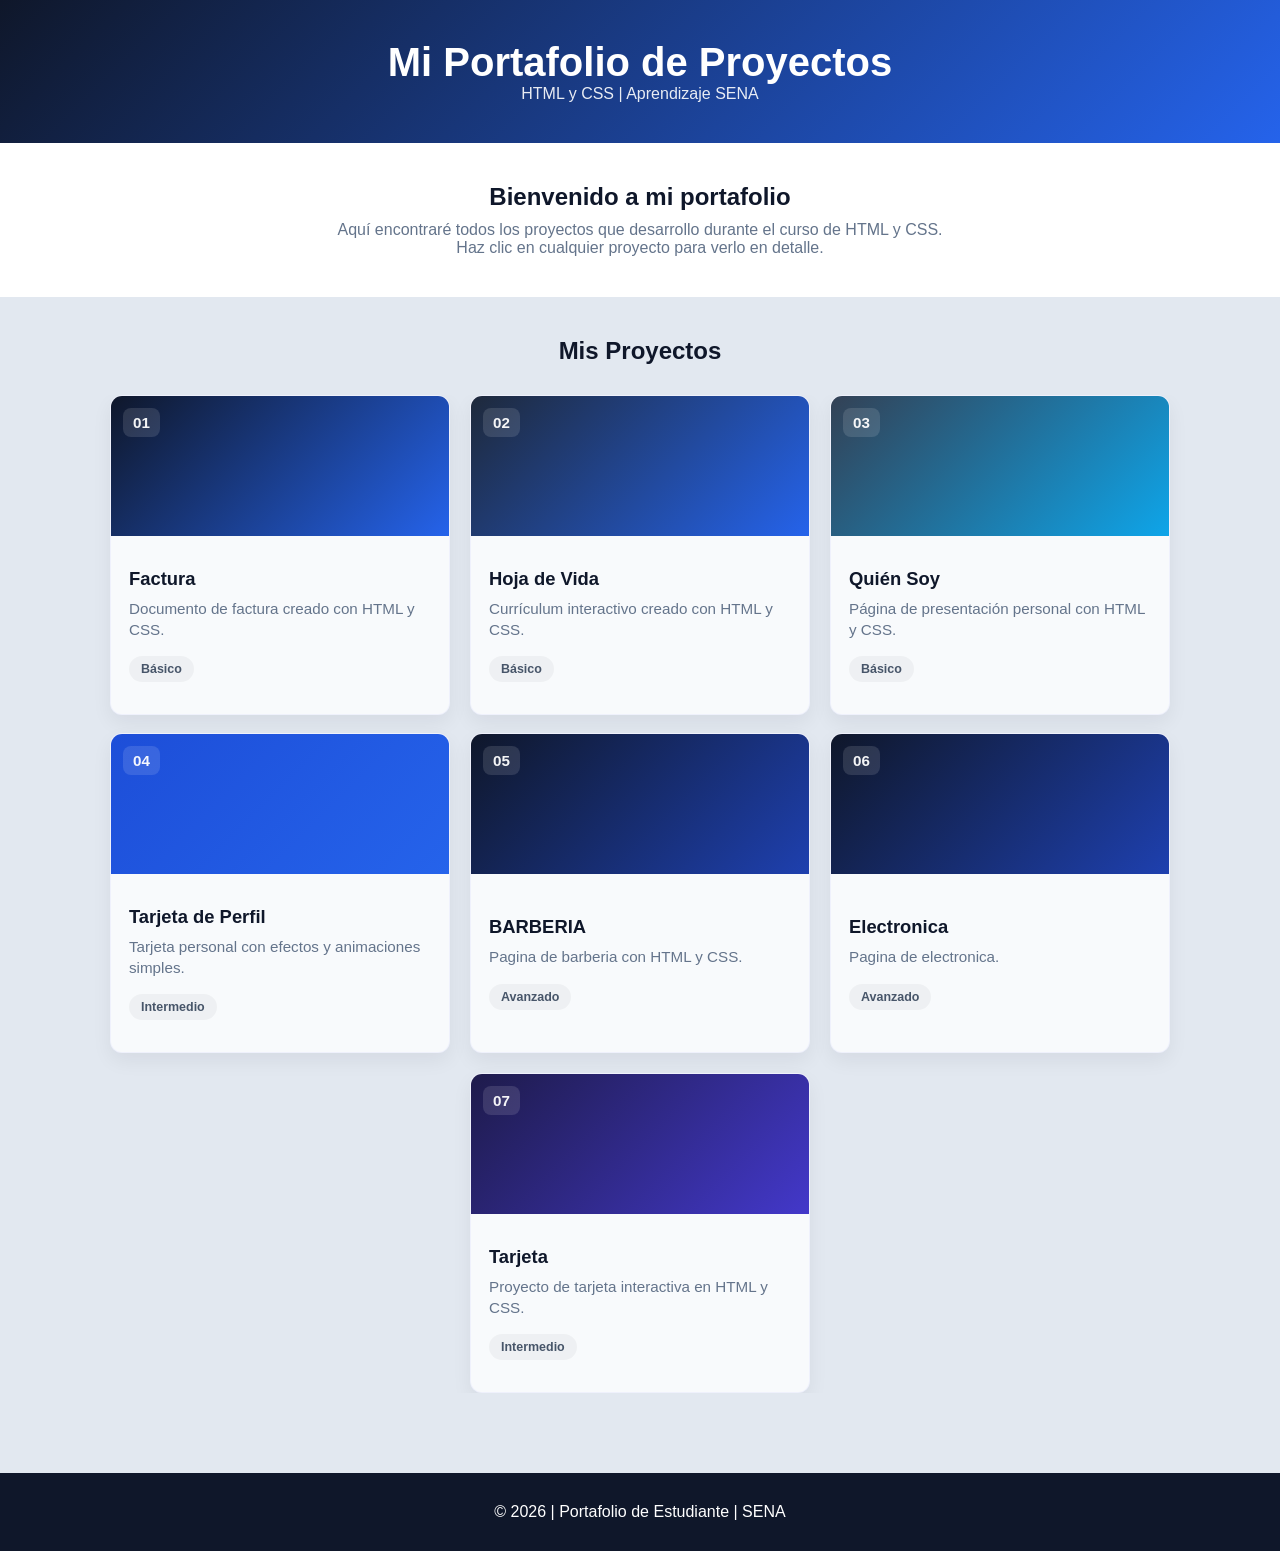
<file: index.html>
<!DOCTYPE html>
<html lang="es">

<head>
    <meta charset="UTF-8">
    <meta name="viewport" content="width=device-width, initial-scale=1.0">
    <title>Mis Proyectos | Portafolio de Estudiante</title>
    <link rel="stylesheet" href="estilos.css">
</head>

<body>
    <!-- Header / Encabezado -->
    <header class="header">
        <div class="container">
            <h1 class="titulo"> Mi Portafolio de Proyectos</h1>
            <p class="subtitulo">HTML y CSS | Aprendizaje SENA</p>
        </div>
    </header>

    <!-- Sección Hero - Presentación -->
    <section class="hero">
        <div class="container">
            <h2>Bienvenido a mi portafolio</h2>
            <p>Aquí encontraré todos los proyectos que desarrollo durante el curso de HTML y CSS.</p>
            <p>Haz clic en cualquier proyecto para verlo en detalle.</p>
        </div>
    </section>

    <!-- Galería de Proyectos -->
    <main class="main">
        <div class="container">
            <h2 class="section-title"> Mis Proyectos</h2>
            <div class="galeria grid">
                
                <!-- Fila 1 -->
                <div class="fila-arriba">
                    <!-- Proyecto 01: Factura -->
                    <a href="./Factura/index.html" class="proyecto-card">
                        <div class="thumb proyecto-1">
                            <span class="numero-proyecto">01</span>
                        </div>
                        <div class="proyecto-info">
                            <h3>Factura</h3>
                            <p>Documento de factura creado con HTML y CSS.</p>
                            <span class="etiqueta">Básico</span>
                        </div>
                    </a>

                    <!-- Proyecto 02: Hoja de Vida -->
                    <a href="./Hoja%20de%20vida/index.html" class="proyecto-card">
                        <div class="thumb proyecto-2">
                            <span class="numero-proyecto">02</span>
                        </div>
                        <div class="proyecto-info">
                            <h3>Hoja de Vida</h3>
                            <p>Currículum interactivo creado con HTML y CSS.</p>
                            <span class="etiqueta">Básico</span>
                        </div>
                    </a>

                    <!-- Proyecto 03: Quien Soy -->
                    <a href="./Quien%20soy/index.html" class="proyecto-card">
                        <div class="thumb proyecto-3">
                            <span class="numero-proyecto">03</span>
                        </div>
                        <div class="proyecto-info">
                            <h3>Quién Soy</h3>
                            <p>Página de presentación personal con HTML y CSS.</p>
                            <span class="etiqueta">Básico</span>
                        </div>
                    </a>
                </div>

                <!-- Fila 2 -->
                <div class="fila-abajo">
                    <!-- Proyecto 04: Tarjeta de Perfil -->
                    <a href="./Tarjeta%20de%20perfil/index.html" class="proyecto-card">
                        <div class="thumb proyecto-4">
                            <span class="numero-proyecto">04</span>
                        </div>
                        <div class="proyecto-info">
                            <h3>Tarjeta de Perfil</h3>
                            <p>Tarjeta personal con efectos y animaciones simples.</p>
                            <span class="etiqueta">Intermedio</span>
                        </div>
                    </a>

                    <!-- Proyecto 05: Barberia -->
                    <a href="./barberia/index.html" class="proyecto-card">
                        <div class="thumb proyecto-5">
                            <span class="numero-proyecto">05</span>
                        </div>
                        <div class="proyecto-info">
                            <h3>BARBERIA</h3>
                            <p>Pagina de barberia con HTML y CSS.</p>
                            <span class="etiqueta">Avanzado</span>
                        </div>
                    </a>

                    <!-- Proyecto 06: Electronica -->
                    <a href="./Electronica/index.html" class="proyecto-card">
                        <div class="thumb proyecto-6">
                            <span class="numero-proyecto">06</span>
                        </div>
                        <div class="proyecto-info">
                            <h3>Electronica</h3>
                            <p>Pagina de electronica.</p>
                            <span class="etiqueta">Avanzado</span>
                        </div>
                    </a>

                    <!-- Proyecto 07: NUEVA TARJETA AGREGADA -->
                    <a href="./tarjeta/index.html" class="proyecto-card">
                        <div class="thumb proyecto-7">
                            <span class="numero-proyecto">07</span>
                        </div>
                        <div class="proyecto-info">
                            <h3>Tarjeta</h3>
                            <p>Proyecto de tarjeta interactiva en HTML y CSS.</p>
                            <span class="etiqueta">Intermedio</span>
                        </div>
                    </a>
                </div>

            </div>
        </div>
    </main>

    <!-- Footer -->
    <footer class="footer">
        <div class="container">
            <p>&copy; 2026 | Portafolio de Estudiante | SENA</p>
        </div>
    </footer>
</body>

</html>
</file>
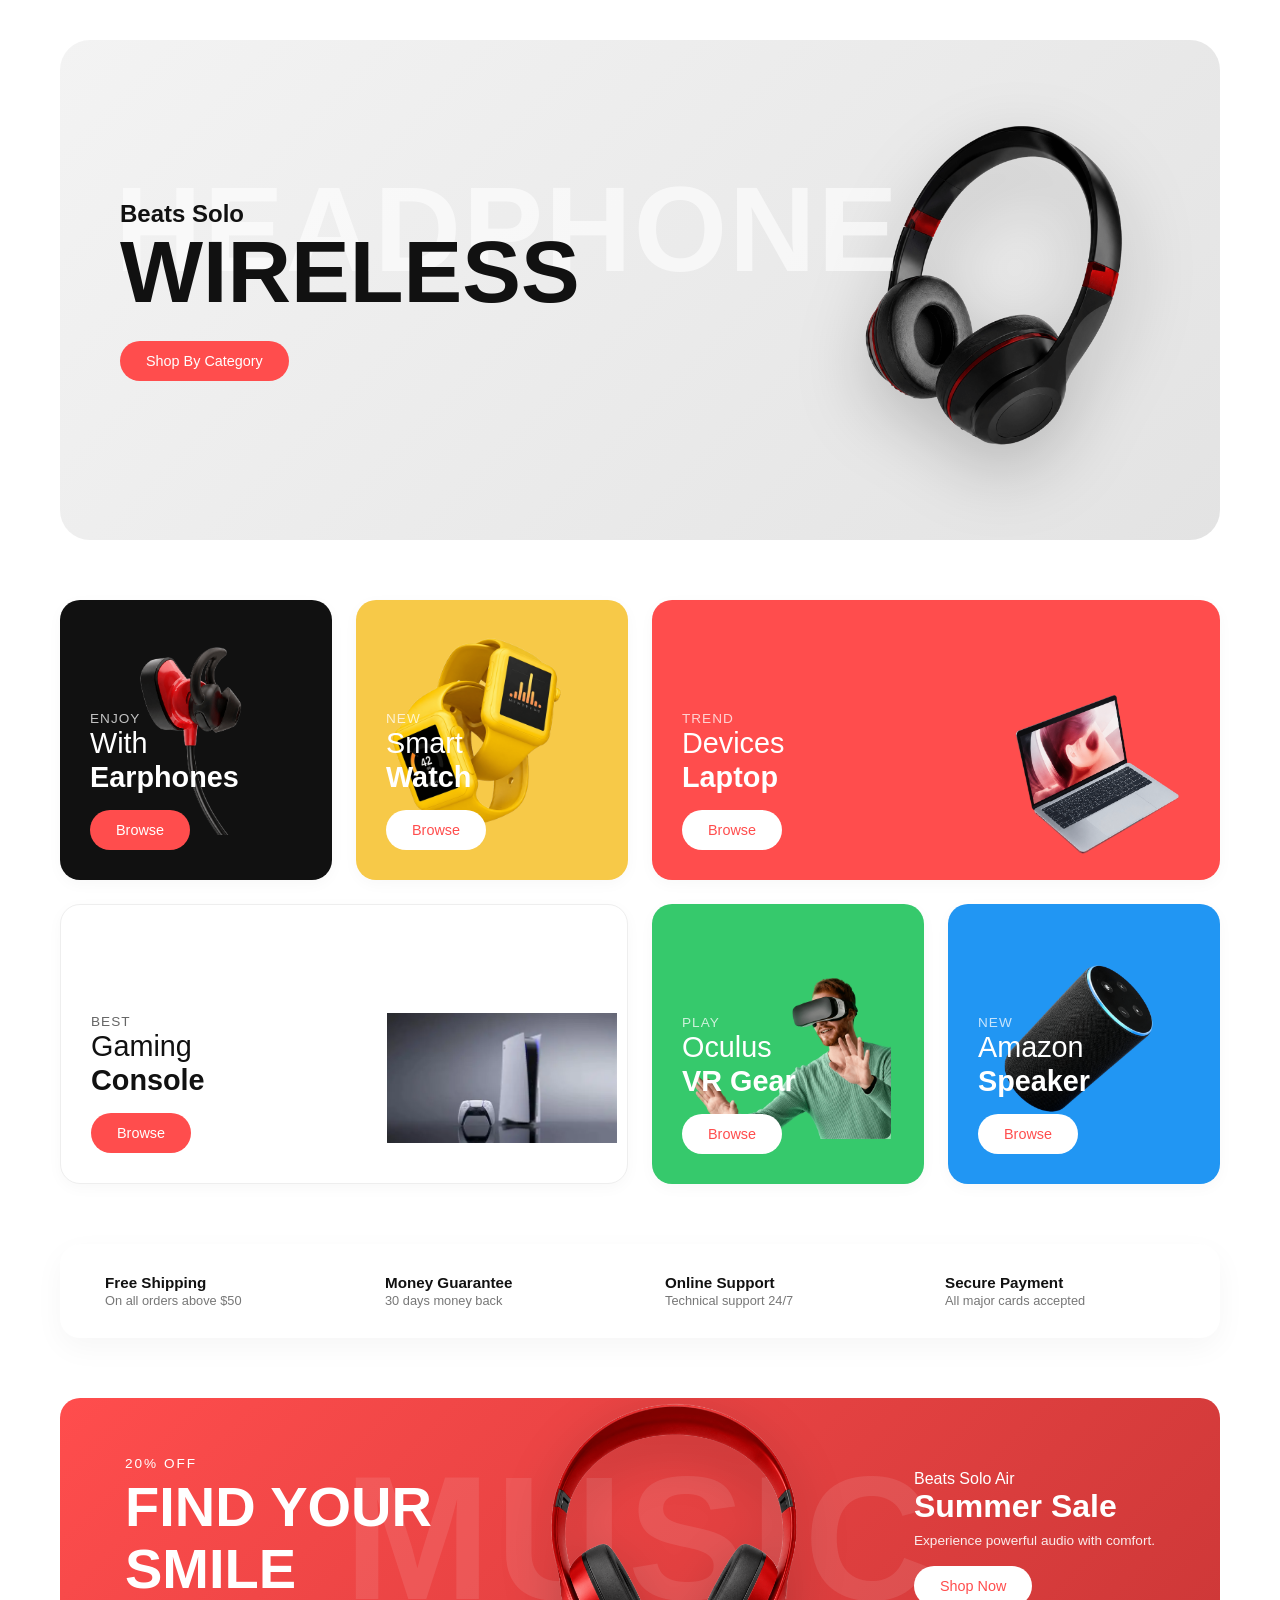
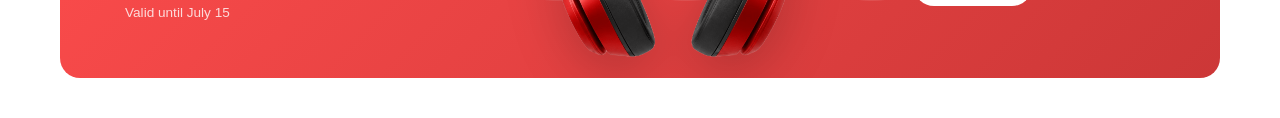
<file: Electronica/index.html>
<!DOCTYPE html>
<html lang="es">

<head>
    <meta charset="UTF-8">
    <meta name="viewport" content="width=device-width, initial-scale=1.0">
    <title>Tech & Gadget Store</title>
    <link rel="stylesheet" href="estilo.css">
</head>

<body>

    <main class="main-container">

        <section class="hero-section">
            <div class="hero-content">
                <span class="hero-subtitle">Beats Solo</span>
                <h1 class="hero-title">Wireless</h1>
                <span class="hero-bg-text">HEADPHONE</span>
                <button class="btn btn-red">Shop By Category</button>
            </div>
            <div class="hero-image">
                <img src="./img/1.png" alt="Wireless Headphones">
            </div>
        </section>

        <section class="categories-grid">
            <div class="card card-black">
                <div class="card-info">
                    <p>Enjoy</p>
                    <h3>With<br><span>Earphones</span></h3>
                    <button class="btn btn-red">Browse</button>
                </div>
                <img src="./img/2.png" alt="Earphones" class="card-img">
            </div>

            <div class="card card-yellow">
                <div class="card-info">
                    <p>New</p>
                    <h3>Smart<br><span>Watch</span></h3>
                    <button class="btn btn-white">Browse</button>
                </div>
                <img src="./img/3.png" alt="Smartwatch" class="card-img">
            </div>

            <div class="card card-red card-wide">
                <div class="card-info">
                    <p>Trend</p>
                    <h3>Devices<br><span>Laptop</span></h3>
                    <button class="btn btn-white">Browse</button>
                </div>
                <img src="./img/4.png" alt="Laptop" class="card-img-right">
            </div>

            <div class="card card-white card-wide">
                <div class="card-info">
                    <p>Best</p>
                    <h3>Gaming<br><span>Console</span></h3>
                    <button class="btn btn-red">Browse</button>
                </div>
                <img src="./img/5.webp" alt="PlayStation Console" class="card-img-right">
            </div>

            <div class="card card-green">
                <div class="card-info">
                    <p>Play</p>
                    <h3>Oculus<br><span>VR Gear</span></h3>
                    <button class="btn btn-white">Browse</button>
                </div>
                <img src="./img/6.png" alt="VR Glasses" class="card-img">
            </div>

            <div class="card card-blue">
                <div class="card-info">
                    <p>New</p>
                    <h3>Amazon<br><span>Speaker</span></h3>
                    <button class="btn btn-white">Browse</button>
                </div>
                <img src="./img/7.png" alt="Bluetooth Speaker" class="card-img">
            </div>
        </section>

        <section class="benefits-bar">
            <div class="benefit-item">
                <span class="benefit-icon"></span>
                <div class="benefit-text">
                    <h4>Free Shipping</h4>
                    <p>On all orders above $50</p>
                </div>
            </div>
            <div class="benefit-item">
                <span class="benefit-icon"></span>
                <div class="benefit-text">
                    <h4>Money Guarantee</h4>
                    <p>30 days money back</p>
                </div>
            </div>
            <div class="benefit-item">
                <span class="benefit-icon"></span>
                <div class="benefit-text">
                    <h4>Online Support</h4>
                    <p>Technical support 24/7</p>
                </div>
            </div>
            <div class="benefit-item">
                <span class="benefit-icon"></span>
                <div class="benefit-text">
                    <h4>Secure Payment</h4>
                    <p>All major cards accepted</p>
                </div>
            </div>
        </section>

        <section class="promo-banner">
            <span class="promo-bg-text">MUSIC</span>
            <div class="promo-left">
                <p class="promo-tag">20% OFF</p>
                <h2>Find Your<br>Smile</h2>
                <p class="promo-date">Valid until July 15</p>
            </div>
            <div class="promo-center">
                <img src="./img/8.png" alt="Promo Headphones">
            </div>
            <div class="promo-right">
                <p class="promo-brand">Beats Solo Air</p>
                <h3>Summer Sale</h3>
                <p class="promo-desc">Experience powerful audio with comfort.</p>
                <button class="btn btn-white">Shop Now</button>
            </div>
        </section>

    </main>

</body>

</html>
</file>
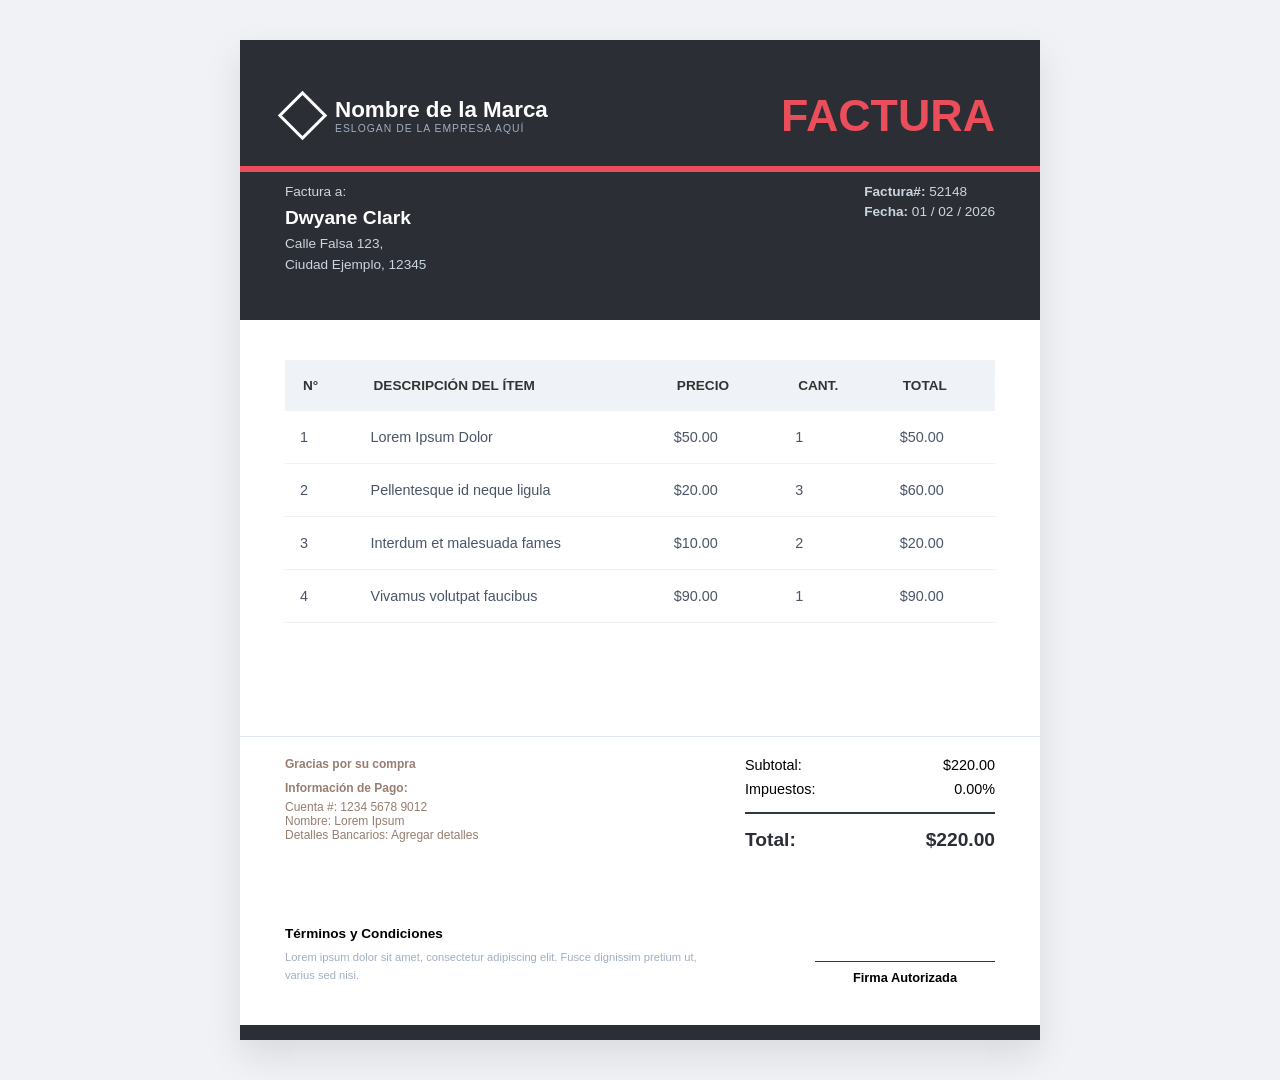
<file: Factura/index.html>
<!DOCTYPE html>
<html lang="es">

<head>
    <meta charset="UTF-8">
    <meta name="viewport" content="width=device-width, initial-scale=1.0">
    <title>Factura de Venta</title>
    <link rel="stylesheet" href="estilos.css">
</head>

<body>

    <div class="factura-contenedor">

        <header class="encabezado-principal">
            <div class="logo">
                <div class="icono-logo"></div>
                <div>
                    <h1>Nombre de la Marca</h1>
                    <p>ESLOGAN DE LA EMPRESA AQUÍ</p>
                </div>
            </div>
            <div class="titulo-factura">FACTURA </div>
        </header>

        <section class="info-factura">
            <div class="cliente">
                <p class="etiqueta">Factura a:</p>
                <h3>Dwyane Clark</h3>
                <p>Calle Falsa 123,<br>Ciudad Ejemplo, 12345</p>
            </div>
            <div class="detalles-registro">
                <p><strong>Factura#:</strong> 52148</p>
                <p><strong>Fecha:</strong> 01 / 02 / 2026</p>
            </div>
        </section>

        <main class="seccion-tabla">
            <table>
                <thead>
                    <tr>
                        <th>N°</th>
                        <th>Descripción del Ítem</th>
                        <th>Precio</th>
                        <th>Cant.</th>
                        <th>Total</th>
                    </tr>
                </thead>
                <tbody>
                    <tr>
                        <td>1</td>
                        <td>Lorem Ipsum Dolor</td>
                        <td>$50.00</td>
                        <td>1</td>
                        <td>$50.00</td>
                    </tr>
                    <tr>
                        <td>2</td>
                        <td>Pellentesque id neque ligula</td>
                        <td>$20.00</td>
                        <td>3</td>
                        <td>$60.00</td>
                    </tr>
                    <tr>
                        <td>3</td>
                        <td>Interdum et malesuada fames</td>
                        <td>$10.00</td>
                        <td>2</td>
                        <td>$20.00</td>
                    </tr>
                    <tr>
                        <td>4</td>
                        <td>Vivamus volutpat faucibus</td>
                        <td>$90.00</td>
                        <td>1</td>
                        <td>$90.00</td>
                    </tr>
                </tbody>
            </table>
        </main>

        <section class="pie-factura">
            <div class="informacion-pago">
                <p><strong>Gracias por su compra</strong></p>
                <p class="etiqueta-pago">Información de Pago:</p>
                <p>Cuenta #: 1234 5678 9012</p>
                <p>Nombre: Lorem Ipsum</p>
                <p>Detalles Bancarios: Agregar detalles</p>
            </div>
            <div class="totales">
                <div class="fila-total">
                    <span>Subtotal:</span>
                    <span>$220.00</span>
                </div>
                <div class="fila-total">
                    <span>Impuestos:</span>
                    <span>0.00%</span>
                </div>
                <div class="total-final">
                    <span>Total:</span>
                    <span>$220.00</span>
                </div>
            </div>
        </section>

        <footer class="terminos-firma">
            <div class="terminos">
                <h4>Términos y Condiciones</h4>
                <p>Lorem ipsum dolor sit amet, consectetur adipiscing elit. Fusce dignissim pretium ut, varius sed nisi.
                </p>
            </div>
            <div class="firma">
                <div class="linea-firma"></div>
                <p>Firma Autorizada</p>
            </div>
        </footer>

        <div class="franja-final"></div>
    </div>

</body>

</html>
</file>
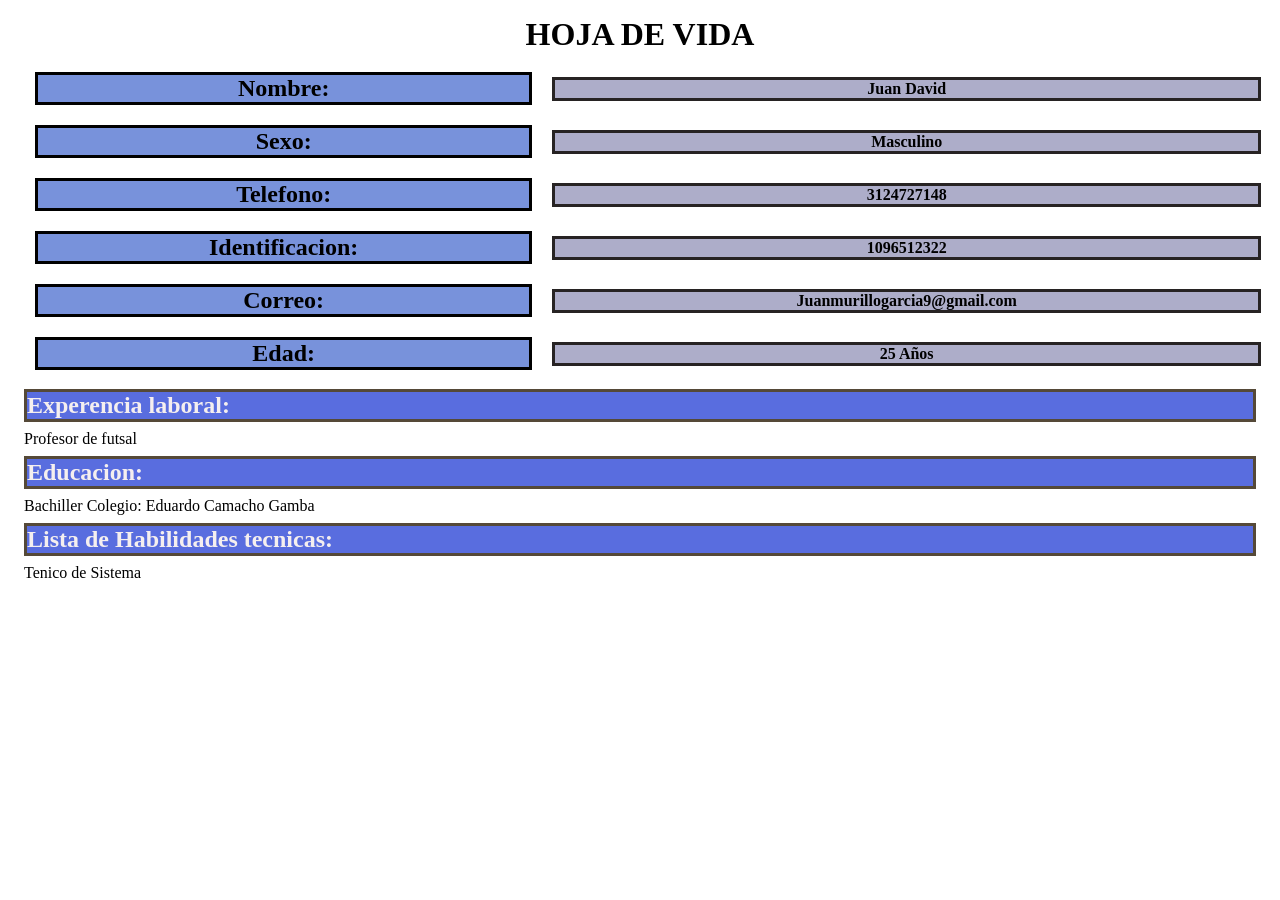
<file: Hoja de vida/index.html>
<!DOCTYPE html>
<html lang="en">

<head>
    <meta charset="UTF-8">
    <meta name="viewport" content="width=device-width, initial-scale=1.0">
    <title>Hoja de vida</title>
    <link rel="stylesheet" href="estilos.css">
</head>

<body>

    <h1 id="Nt">HOJA DE VIDA</h1>
    <table style="width: 100%;">
        <tbody>
            <tr>
                <th>
                    <h2 class="J">Nombre:</h2>
                </th>
                <th>
                    <h4 class="J2">Juan David</h4>
                </th>
            </tr>
            <tr>
                <th>
                    <h2 class="J">Sexo:</h2>
                </th>
                <th>
                    <h4 class="J2">Masculino</h4>
                </th>
            </tr>

            <th>
                <h2 class="J">Telefono:</h2>
            </th>
            <th>
                <h4 class="J2">3124727148</h4>
            </th>
            </tr>
            <tr>

                <th>
                    <h2 class="J">Identificacion:</h2>
                </th>
                <th>
                    <h4 class="J2">1096512322</h4>
                </th>
            </tr>

            <th>
                <h2 class="J">Correo:</h2>
            </th>
            <th>
                <h4 class="J2">Juanmurillogarcia9@gmail.com</h4>
            </th>
            </tr>

            <th>
                <h2 class="J">Edad:</h2>
            </th>
            <th>
                <h4 class="J2">25 Años</h4>
            </th>

            </tr>
        </tbody>
    </table>


    <h2 class="H">Experencia laboral:</h2>
    <p>Profesor de futsal</p>
    <h2 class="H">Educacion:</h2>
    <p>Bachiller Colegio:
        Eduardo Camacho Gamba
    </p>
    <h2 class="H">Lista de Habilidades tecnicas:</h2>
    <p>Tenico de Sistema</p>


</body>

</html>
</file>
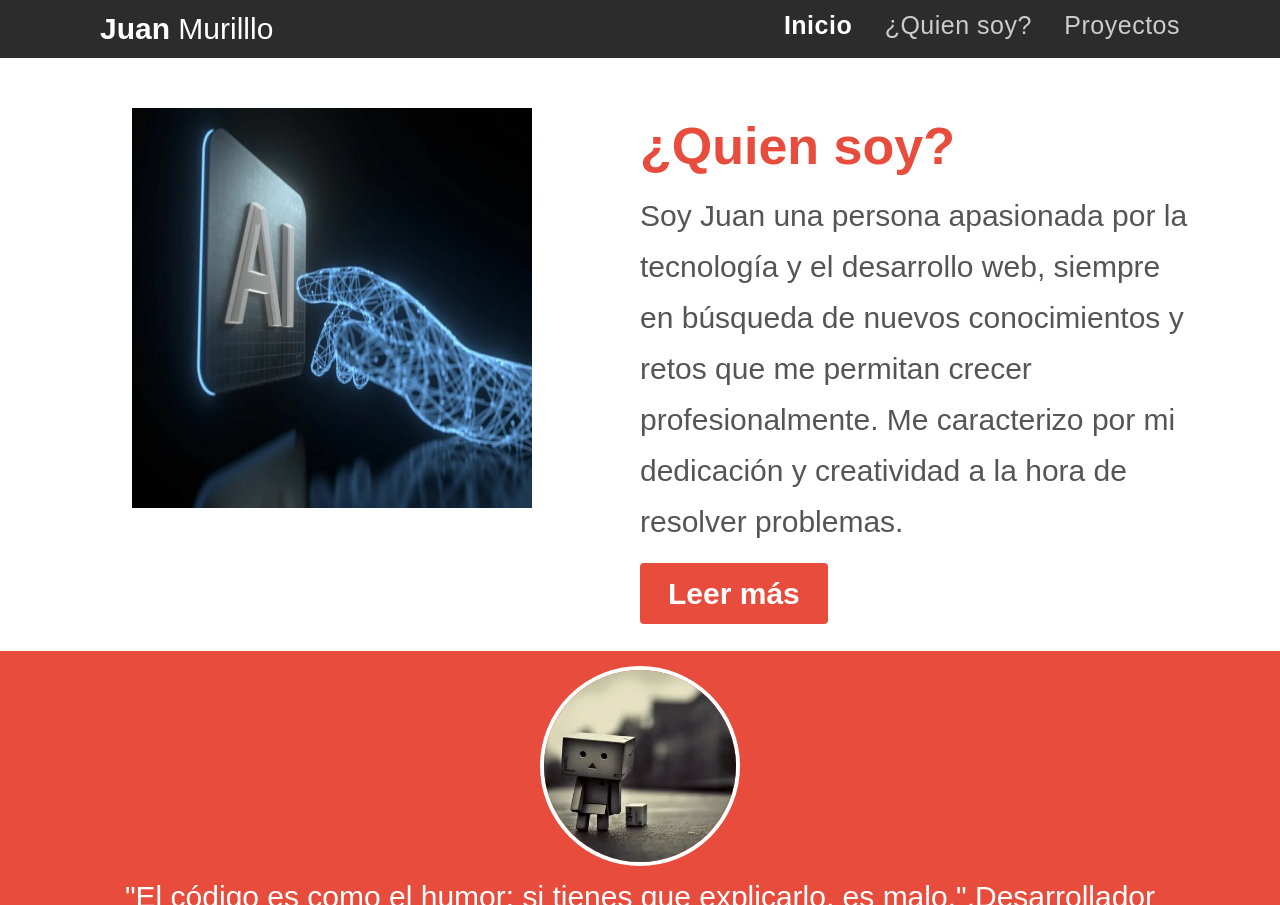
<file: Quien soy/index.html>
<!DOCTYPE html>
<html lang="es">

<head>
    <meta charset="UTF-8">
    <title>Juan David</title>
    <link rel="stylesheet" href="estilos.css">
</head>

<body>

    <!-- NAV FIJO ARRIBA -->
    <nav>
        <span id="Nombres" class="nombre-nav"><b>Juan</b> Murilllo</span>
        <span class="enlaces-nav">
            <a href="#inicio" class="activo">Inicio</a>
            <a href="#quien">¿Quien soy?</a>
            <a href="#proyectos">Proyectos</a>
        </span>
    </nav>

    <!-- CONTENIDO QUE SCROLLEA -->
    <main>

        <!-- SECCIÓN 1: HERO -->
        <section class="inicio" id="inicio">
            <div class="imagen-inicio">
                <img style="height: 400px; width: 600px;" src="Imageness/99.jpg" alt="Ilustración">
            </div>
            <div class="texto-inicio">
                <h1>¿Quien soy?</h1>
                <p>Soy Juan una persona apasionada por la tecnología y el desarrollo web,
                    siempre en búsqueda de nuevos conocimientos y retos que me permitan crecer profesionalmente.
                    Me caracterizo por mi dedicación y creatividad a la hora de resolver problemas.</p>
                <a href="#quien" class="boton-rojo">Leer más</a>
            </div>
        </section>

        <!-- SECCIÓN 2: QUIEN SOY -->
        <section class="quien-soy" id="quien">
            <img class="foto-perfil" src="Imageness/33.jpg" alt="Hanner">
            <p style="color: white; font-size: 30px;">
                "El código es como el humor: si tienes que explicarlo, es malo.",Desarrollador enfocado en escribir
                código que no solo funcione, sino que perdure en el tiempo.

                Mi objetivo es resolver desafíos técnicos optimizando cada proceso mediante lógica y creatividad.

                Siempre en constante aprendizaje para dominar las herramientas que definirán el futuro digital.
            <p style="color: white; font-size: 30px;">- Juan Murillo</p>
        </section>

        <!-- SECCIÓN 3: PROYECTOS -->
        <section class="proyectos" id="proyectos">
            <h2>Mis proyectos</h2>
            <div class="contenedor-tarjetas">

                <div class="tarjeta">
                    <img src="Imageness/21.png" alt="Proyecto 1">
                    <div class="cuerpo-tarjeta">
                        <h3>Proyecto 1</h3>
                        <p>Desarrollo de una interfaz urbana detallada utilizando exclusivamente CSS puro y HTML
                            estructural. En este proyecto se aplicaron conceptos avanzados de variables de CSS para
                            gestionar paletas de colores dinámicas. También se trabajó a fondo con el modelo de cajas y
                            posicionamiento para dar vida a edificios con sombras y gradientes. El resultado es un
                            ejemplo sólido de cómo crear arte digital mediante código limpio y semántico.</p>
                        <a href="../Hoja de vida/inde.html" class="boton-rojo">Ver proyecto</a>
                    </div>
                </div>

                <div class="tarjeta">
                    <img src="Imageness/20.avif" alt="Proyecto 2">
                    <div class="cuerpo-tarjeta">
                        <h3>Proyecto 2</h3>
                        <p>Exploración profunda sobre el uso de la luz y el color mediante la creación de marcadores
                            realistas con CSS. Se implementaron gradientes lineales y radiales complejos para simular
                            texturas de plástico y efectos de profundidad tridimensional. El enfoque principal fue
                            dominar la propiedad de sombras (box-shadow) para lograr un acabado visual pulido y moderno.
                            Es una muestra práctica de precisión estética y manejo de selectores.</p>
                        <a href="../Tarjeta de perfil/index.html" class="boton-rojo">Ver proyecto</a>
                    </div>
                </div>

                <div class="tarjeta">
                    <img src="Imageness/23.jpg" alt="Proyecto 3">
                    <div class="cuerpo-tarjeta">
                        <h3>Proyecto 3</h3>
                        <p>Diseño y maquetación de un piano funcional enfocado en la armonía visual y el uso inteligente
                            de Flexbox. Este proyecto permitió practicar el manejo de proporciones relativas y la
                            alineación precisa de elementos interactivos en el navegador. Se utilizaron pseudo-clases
                            para simular la respuesta táctil de las teclas, mejorando significativamente la experiencia
                            del usuario. Representa un equilibrio perfecto entre estructura 🎹</p>
                        <a href="index.html" class="boton-rojo">Ver proyecto</a>
                    </div>
                </div>

                <div class="tarjeta">
                    <img src="Imageness/25.jpg" alt="Proyecto 4">
                    <div class="cuerpo-tarjeta">
                        <h3>Proyecto 4</h3>
                        <p>Creación de una ilustración vectorial mediante código utilizando técnicas de dibujo con
                            bordes y formas geométricas. Este desafío técnico se centró en el uso creativo de
                            border-radius y transformaciones para construir facciones animales con precisión
                            milimétrica. Se reforzó el conocimiento sobre el apilamiento de capas (z-index) para
                            organizar los componentes visuales de manera coherente. </p>
                        <a href="../Factura/inde.html" class="boton-rojo">Ver proyecto</a>
                    </div>
                </div>

            </div>
        </section>

        <!-- PIE DE PÁGINA -->
        <footer>
            © 2026 JuAN David — Todos los derechos reservados
        </footer>

    </main>

</body>

</html>
</file>
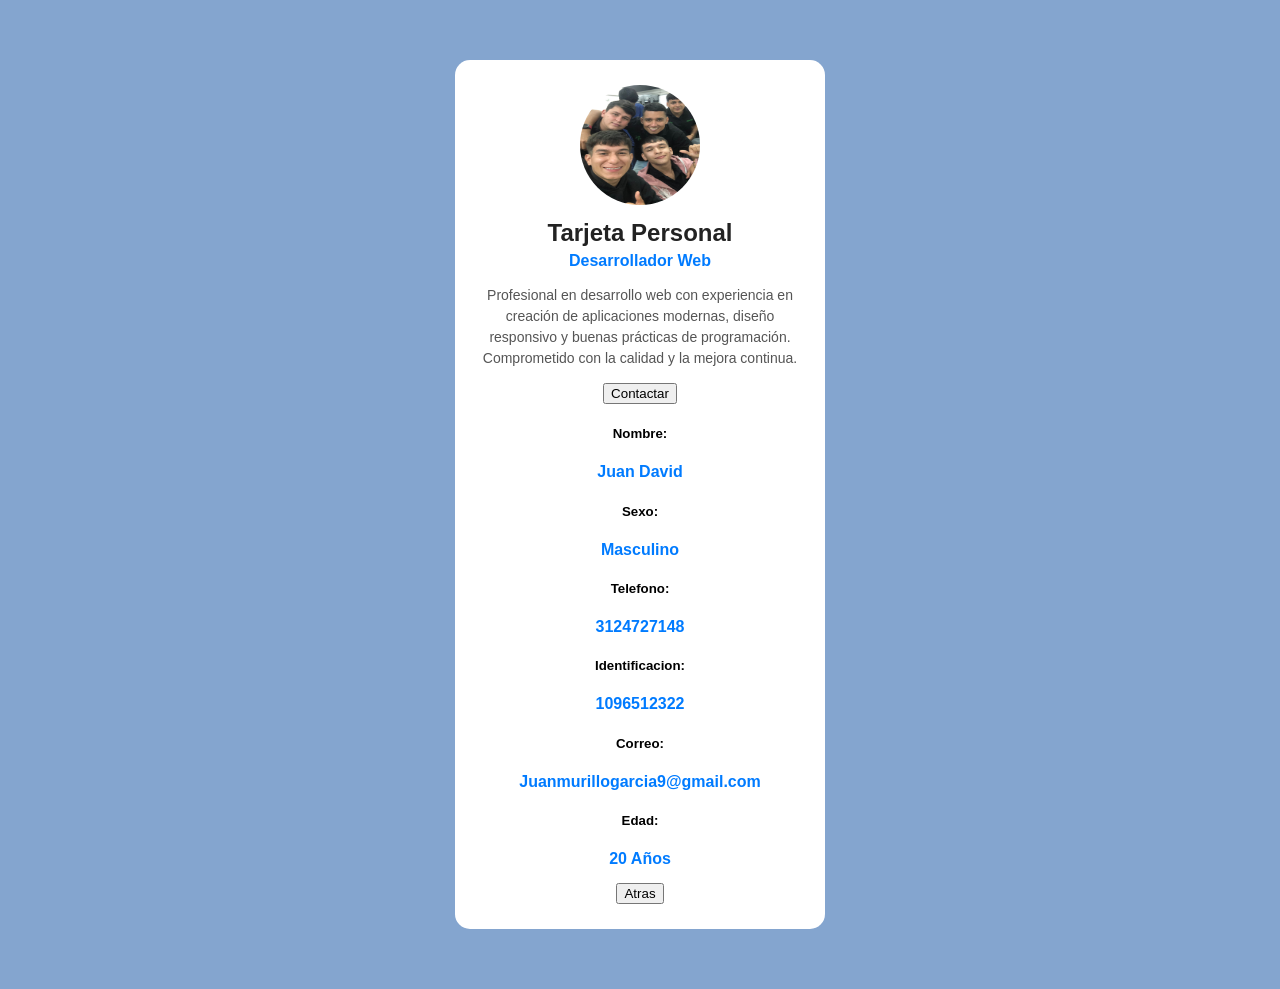
<file: Tarjeta de perfil/index.html>
<!DOCTYPE html>
<html lang="es">

<head>
    <meta charset="UTF-8">
    <title>Tarjeta de Perfil Profesional</title>
    <link rel="stylesheet" href="estilos.css">
</head>

<body>
    <div class="card">
        <img src="./Imayen/1.jpeg" alt="Foto de perfil">
        <h2>Tarjeta Personal</h2>
        <h4>Desarrollador Web</h4>
        <p>
            Profesional en desarrollo web con experiencia en creación de aplicaciones modernas,
            diseño responsivo y buenas prácticas de programación. Comprometido con la calidad
            y la mejora continua.
        </p>
        <P>
            <button class="btn">Contactar</button>

            <tr>
                <th>
                    <h5 class="J">Nombre:</h5>
                </th>
                <th>
                    <h4 class="J2">Juan David</h4>
                </th>
            </tr>
            <tr>
                <th>
                    <h5 class="J">Sexo:</h5>
                </th>
                <th>
                    <h4 class="J2">Masculino</h4>
                </th>
            </tr>

            <th>
                <h5 class="J">Telefono:</h5>
            </th>
            <th>
                <h4 class="J2">3124727148</h4>
            </th>
            </tr>
            <tr>

                <th>
                    <h5 class="J">Identificacion:</h5>
                </th>
                <th>
                    <h4 class="J2">1096512322</h4>
                </th>
            </tr>

            <th>
                <h5 class="J">Correo:</h5>
            </th>
            <th>
                <h4 class="J2">Juanmurillogarcia9@gmail.com</h4>
            </th>
            </tr>

            <th>
                <h5 class="J">Edad:</h5>
            </th>
            <th>
                <h4 class="J2">20 Años</h4>
            </th>

            <button clas="btn">Atras</button>

            </tr>
    </div>

</body>

</html>
</file>
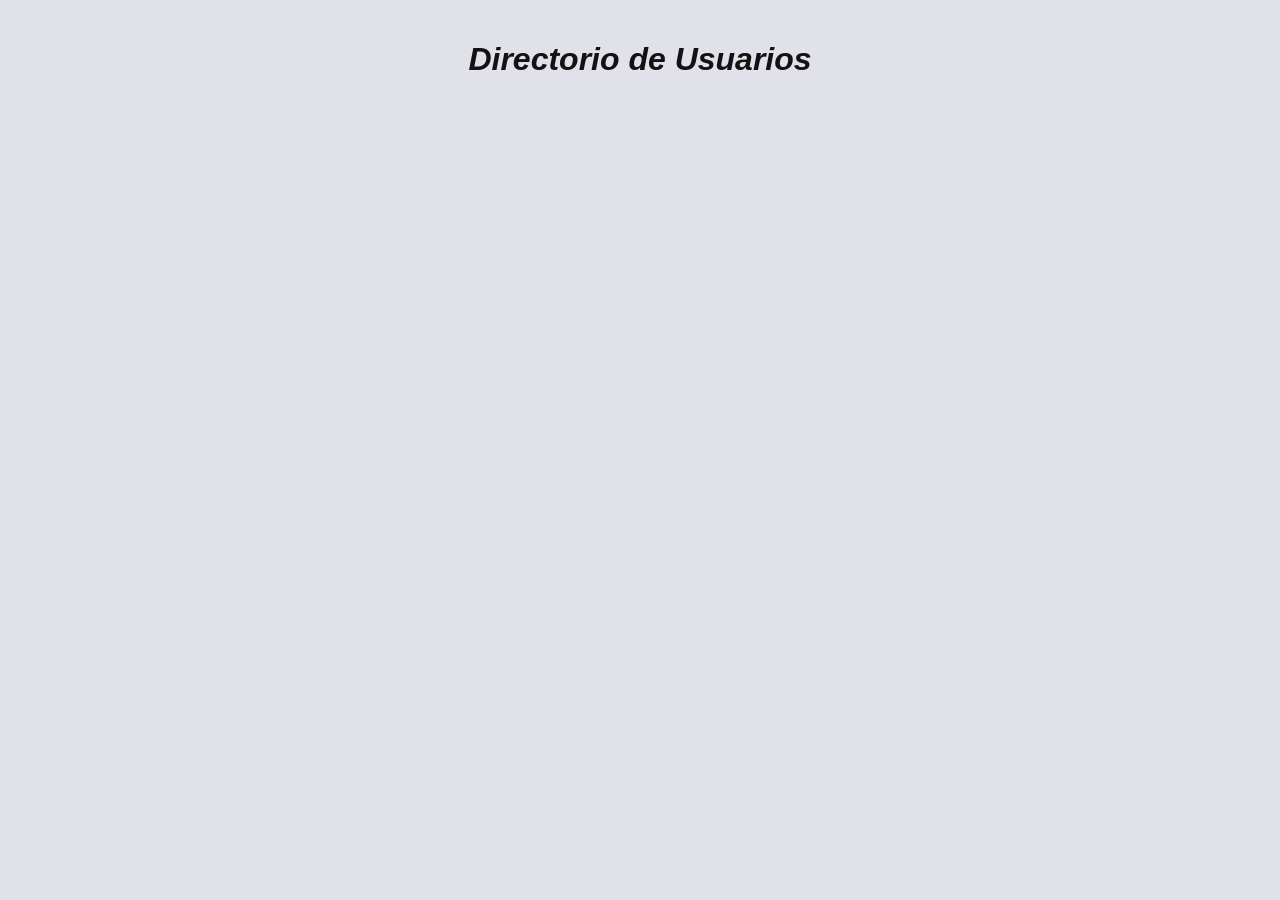
<file: tarjeta/index.html>
<!DOCTYPE html>
<html lang="es">

<head>
    <meta charset="UTF-8">
    <meta name="viewport" content="width=device-width, initial-scale=1.0">
    <title>Lista de Usuarios</title>
    <style>
        body {
            font-family: Arial, sans-serif;
            background-color: #e1e1ea;
            margin: 0;
            padding: 20px;
        }

        h1 {
            text-align: center;
            color: #121212;
            font-size: bold;
            font-style: italic;
        }

        .container {
            display: grid;
            grid-template-columns: repeat(auto-fill, minmax(250px, 1fr));
            gap: 20px;
            max-width: 1200px;
            margin: 0 auto;
            background: #eeeeee;
        }

        .card {
            background: #faf7f7;
            padding: 20px;
            border-radius: 8px;
            box-shadow: 0 4px 6px rgba(0, 0, 0, 0.1);
            cursor: pointer;
            transition: transform 0.2s, box-shadow 0.2s;
            text-align: center;
            position: relative;
        }

        .card:hover {
            transform: translateY(-5px);
            box-shadow: 0 6px 12px rgba(0, 0, 0, 0.15);
        }

        .card img {
            width: 80px;
            height: 80px;
            border-radius: 50%;
            object-fit: cover;
            margin-bottom: 10px;
        }

        .card h3 {
            margin: 10px 0 5px 0;
            color: #151516;
            font-style: italic;
        }

        .card p {
            margin: 5px 0;
            color: #3f3c3b;
        }

        .star {
            position: absolute;
            right: 12px;
            top: 12px;
            font-size: 20px;
            color: rgba(0, 0, 0, 0.2);
            cursor: pointer;
            user-select: none;
        }

        .star.active {
            color: #ffb400;
            text-shadow: 0 1px 2px rgba(0, 0, 0, .2);
        }

        #favoritos-container {
            display: inline-block;
            vertical-align: middle
        }

        /* Estilos para panel de favoritos */
        .fav-panel {
            background: #fff;
            border-radius: 8px;
            padding: 10px;
            box-shadow: 0 2px 6px rgba(0, 0, 0, .08);
            display: flex;
            gap: 8px;
            align-items: center;
        }

        .fav-list {
            display: flex;
            gap: 8px;
            align-items: center
        }

        .fav-item {
            display: flex;
            gap: 8px;
            align-items: center;
            padding: 6px;
            border-radius: 6px;
            cursor: pointer;
            border: 1px solid #eee;
            background: #fafafa
        }

        .fav-item img {
            width: 40px;
            height: 40px;
            border-radius: 50%;
            object-fit: cover
        }
    </style>
</head>

<body>

    <h1>Directorio de Usuarios</h1>


    <div id="usuarios-container" class="container"></div>

    <script>
        const urlAPI = "https://randomuser.me/api/?results=100"; // Pedimos los 100 usuarios

        async function cargarUsuarios() {
            try {
                const respuesta = await fetch(urlAPI);
                const datos = await respuesta.json();
                const usuarios = datos.results;

                const contenedor = document.getElementById("usuarios-container");
                contenedor.innerHTML = "";

                usuarios.forEach(usuario => {
                    // Creamos la card
                    const card = document.createElement("div");
                    card.classList.add("card");

                    // Revisar si está en favoritos (para marcar la estrella al cargar)
                    const favoritosInit = JSON.parse(localStorage.getItem('favoritos') || '[]');
                    const esFavorito = favoritosInit.some(f => f.login.uuid === usuario.login.uuid);

                    // Contenido con estrella
                    card.innerHTML = `
                        <div style="position:relative;">
                            <span class="star ${esFavorito ? 'active' : ''}" title="Favorito">★</span>
                            <img src="${usuario.picture.medium}" alt="Foto de ${usuario.name.first}">
                        </div>
                        <h3>${usuario.name.title} ${usuario.name.first} ${usuario.name.last}</h3>
                        <p><strong>Edad:</strong> ${usuario.dob.age} años</p>
                        <p><strong>Género:</strong> ${usuario.gender}</p>
                    `;

                    // Click en la tarjeta -> abrir detalle
                    card.addEventListener("click", () => {
                        localStorage.setItem("usuarioSeleccionado", JSON.stringify(usuario));
                        window.location.href = "detalle.html";
                    });

                    // Click en la estrella -> toggle favorito (guardar en localStorage y actualizar lista)
                    const star = card.querySelector('.star');
                    if (esFavorito) star.classList.add('active');
                    star.addEventListener('click', (e) => {
                        e.stopPropagation();
                        let favs = JSON.parse(localStorage.getItem('favoritos') || '[]');
                        const idx = favs.findIndex(f => f.login.uuid === usuario.login.uuid);
                        if (idx === -1) {
                            // agregar (guardar sólo los campos necesarios para evitar mutaciones inesperadas)
                            const favObj = {
                                login: usuario.login,
                                name: usuario.name,
                                picture: usuario.picture,
                                dob: usuario.dob,
                                gender: usuario.gender,
                                email: usuario.email,
                                phone: usuario.phone,
                                cell: usuario.cell,
                                location: usuario.location
                            };
                            favs.push(favObj);
                            star.classList.add('active');
                            // guardar y redirigir a la página de favoritos
                            localStorage.setItem('favoritos', JSON.stringify(favs));
                            window.location.href = 'favoritos.html';
                            return;
                        } else {
                            // quitar
                            favs.splice(idx, 1);
                            star.classList.remove('active');
                        }
                        localStorage.setItem('favoritos', JSON.stringify(favs));
                    });

                    contenedor.appendChild(card);
                });
            } catch (error) {
                console.error("Error al consumir la API:", error);
            }
        }

        // (Removed inline favorites rendering; use favoritos.html to list selections)

        // El botón 'Ver favoritos' fue eliminado: la estrella redirige directamente.

        cargarUsuarios();
    </script>
</body>

</html>
</file>
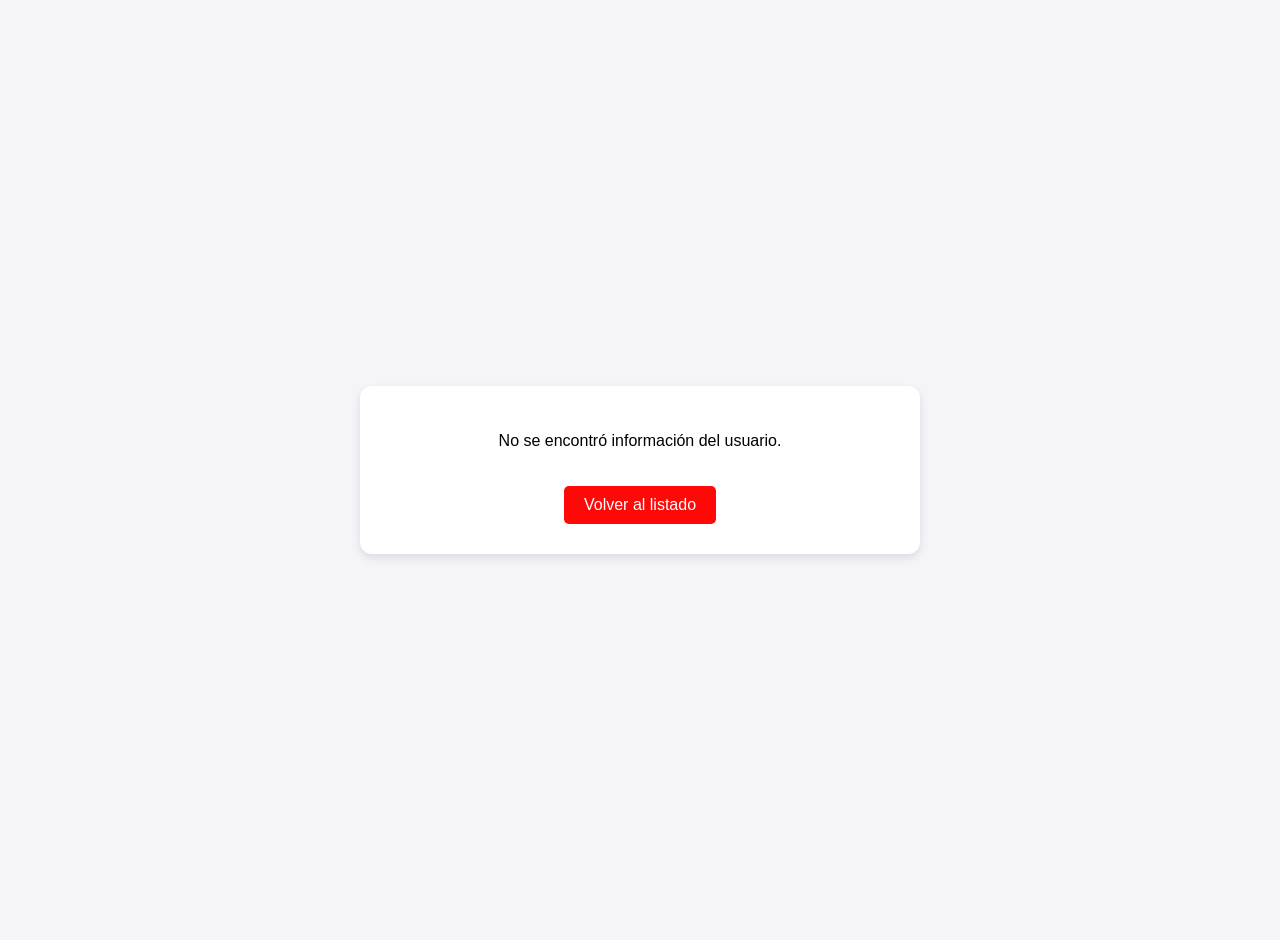
<file: tarjeta/detalle.html>
<!DOCTYPE html>
<html lang="es">

<head>
    <meta charset="UTF-8">
    <meta name="viewport" content="width=device-width, initial-scale=1.0">
    <title>Detalle del Usuario</title>
    <style>
        body {
            font-family: Arial, sans-serif;
            background-color: #f4f4f9;
            margin: 0;
            padding: 20px;
            display: flex;
            justify-content: center;
            align-items: center;
            min-height: 100vh;
        }

        .detalle-card {
            background: #fff;
            padding: 30px;
            border-radius: 12px;
            box-shadow: 0 4px 10px rgba(0, 0, 0, 0.1);
            max-width: 500px;
            width: 100%;
            text-align: center;
        }

        .detalle-card img {
            width: 120px;
            height: 120px;
            border-radius: 50%;
            object-fit: cover;
            margin-bottom: 15px;
            border: 3px solid black;
        }

        .info-group {
            text-align: left;
            margin-top: 20px;
            border-top: 1px solid #eee;
            padding-top: 15px;
        }

        .info-group p {
            margin: 8px 0;
            color: #444;
        }

        .btn-volver {
            display: inline-block;
            margin-top: 20px;
            padding: 10px 20px;
            background-color: #ff0808;
            color: white;
            text-decoration: none;
            border-radius: 5px;
            transition: background 0.2s;
        }

        .btn-volver:hover {
            background-color: #6b514a;
        }

        .star {
            display: inline-block;
            font-size: 28px;
            color: rgba(0, 0, 0, 0.2);
            cursor: pointer;
            user-select: none;
            margin-left: 12px;
            vertical-align: middle;
        }

        .star.active {
            color: #ffb400;
            text-shadow: 0 1px 2px rgba(0, 0, 0, .2)
        }
    </style>
</head>

<body>

    <div class="detalle-card" id="detalle-container">

    </div>

    <script>
        const contenedor = document.getElementById("detalle-container");

        // Recuperar los datos del usuario desde localStorage
        const usuarioGuardado = localStorage.getItem("usuarioSeleccionado");

        if (usuarioGuardado) {
            const usuario = JSON.parse(usuarioGuardado);

            contenedor.innerHTML = `
                <img src="${usuario.picture.large}" alt="Foto de ${usuario.name.first}">
                <h2>${usuario.name.title} ${usuario.name.first} ${usuario.name.last} <span id="favStar" class="star">★</span></h2>
                
                <div class="info-group">
                    <p><strong>Género:</strong> ${usuario.gender}</p>
                    <p><strong>Edad:</strong> ${usuario.dob.age} años (Nacimiento: ${usuario.dob.date.split('T')[0]})</p>
                    <p><strong>Email:</strong> ${usuario.email}</p>
                    <p><strong>Teléfono:</strong> ${usuario.phone}</p>
                    <p><strong>Celular:</strong> ${usuario.cell}</p>
                    <p><strong>País:</strong> ${usuario.location.country}</p>
                    <p><strong>Ciudad:</strong> ${usuario.location.city}</p>
                    <p><strong>Dirección:</strong> ${usuario.location.street.name} #${usuario.location.street.number}</p>
                    <p><strong>Nombre de Usuario:</strong> ${usuario.login.username}</p>
                </div>

                <a href="index.html" class="btn-volver">Volver al listado</a>
            `;
            // Después de renderizar, sincronizar la estrella con favoritos en localStorage
            const favStar = document.getElementById('favStar');
            const favoritos = JSON.parse(localStorage.getItem('favoritos') || '[]');
            const isFav = favoritos.some(f => f.login && f.login.uuid === usuario.login.uuid);
            if (isFav) favStar.classList.add('active');
            favStar.addEventListener('click', (e) => {
                e.preventDefault();
                let favs = JSON.parse(localStorage.getItem('favoritos') || '[]');
                const idx = favs.findIndex(f => f.login && f.login.uuid === usuario.login.uuid);
                if (idx === -1) {
                    favs.push(usuario);
                    favStar.classList.add('active');
                } else {
                    favs.splice(idx, 1);
                    favStar.classList.remove('active');
                }
                localStorage.setItem('favoritos', JSON.stringify(favs));
            });
        } else {
            contenedor.innerHTML = `
                <p>No se encontró información del usuario.</p>
                <a href="index.html" class="btn-volver">Volver al listado</a>
            `;
        }
    </script>
</body>

</html>
</file>
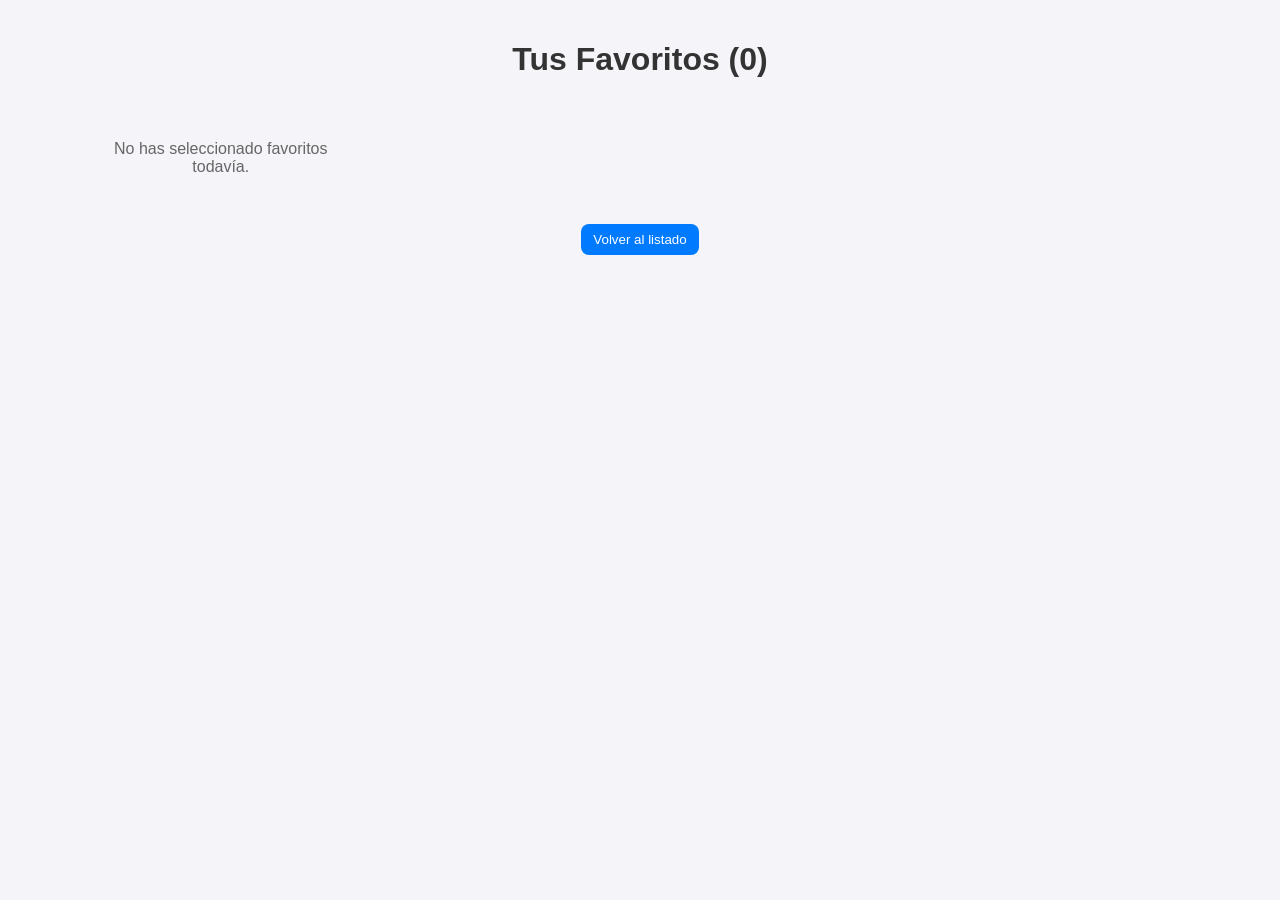
<file: tarjeta/favoritos.html>
<!DOCTYPE html>
<html lang="es">

<head>
    <meta charset="utf-8">
    <meta name="viewport" content="width=device-width, initial-scale=1">
    <title>Favoritos</title>
    <style>
        body {
            font-family: Arial, sans-serif;
            background: #f4f4f9;
            margin: 0;
            padding: 20px
        }

        h1 {
            text-align: center;
            color: #333
        }

        .container {
            display: grid;
            grid-template-columns: repeat(auto-fill, minmax(220px, 1fr));
            gap: 18px;
            max-width: 1100px;
            margin: 20px auto
        }

        .card {
            background: #fff;
            padding: 18px;
            border-radius: 10px;
            box-shadow: 0 6px 18px rgba(0, 0, 0, .08);
            text-align: center
        }

        .card img {
            width: 120px;
            height: 120px;
            border-radius: 10px;
            object-fit: cover
        }

        .card h3 {
            margin: 10px 0 6px 0;
            color: #007BFF
        }

        .card p {
            color: #666;
            margin: 0
        }

        .actions {
            display: flex;
            gap: 8px;
            justify-content: center;
            margin-top: 10px
        }

        .btn {
            padding: 8px 12px;
            border-radius: 8px;
            border: none;
            cursor: pointer
        }

        .btn-back {
            background: #007BFF;
            color: #fff;
            text-decoration: none;
            display: inline-block;
            margin: 12px auto
        }

        .btn-del {
            background: #ff4d4f;
            color: #fff
        }

        .empty {
            text-align: center;
            margin-top: 40px;
            color: #666
        }
    </style>
</head>

<body>
    <h1 id="titulo">Tus Favoritos (0)</h1>
    <div id="container" class="container"></div>
    <div style="text-align:center">
        <button id="btn-back" class="btn btn-back">Volver al listado</button>
    </div>

    <script>
        function cargarFavoritos() {
            const cont = document.getElementById('container');
            const favs = JSON.parse(localStorage.getItem('favoritos') || '[]');
            cont.innerHTML = '';
            const titulo = document.getElementById('titulo');
            const total = favs ? favs.length : 0;
            titulo.textContent = `Tus Favoritos (${total})`;
            if (!favs || favs.length === 0) {
                cont.innerHTML = '<p class="empty">No has seleccionado favoritos todavía.</p>';
                return;
            }

            favs.forEach((u, idx) => {
                const card = document.createElement('div');
                card.className = 'card';
                const fullName = `${u.name.title ? u.name.title + ' ' : ''}${u.name.first} ${u.name.last}`;
                card.innerHTML = `
                    <img src="${u.picture.large || u.picture.medium}" alt="${fullName}">
                    <h3>${fullName}</h3>
                `;

                const actions = document.createElement('div');
                actions.className = 'actions';

                const btnView = document.createElement('button');
                btnView.className = 'btn';
                btnView.textContent = 'Ver detalle';
                btnView.addEventListener('click', () => {
                    localStorage.setItem('usuarioSeleccionado', JSON.stringify(u));
                    // indicar que venimos desde la lista de favoritos
                    window.location.href = 'detalle.html?from=favoritos';
                });

                const btnDel = document.createElement('button');
                btnDel.className = 'btn btn-del';
                btnDel.textContent = 'Eliminar';
                btnDel.addEventListener('click', () => {
                    let current = JSON.parse(localStorage.getItem('favoritos') || '[]');
                    current.splice(idx, 1);
                    localStorage.setItem('favoritos', JSON.stringify(current));
                    cargarFavoritos();
                });

                actions.appendChild(btnView);
                actions.appendChild(btnDel);
                card.appendChild(actions);
                cont.appendChild(card);
            });
        }

        cargarFavoritos();

        // Volver al listado
        document.getElementById('btn-back').addEventListener('click', () => {
            window.location.href = 'index.html';
        });
    </script>
</body>

</html>
</file>
<file: estilos.css>
/* Variables */
:root {
    --primary: #0F172A;
    --muted: #475569;
    --accent-1: #2563EB;
    --accent-2: #0EA5E9;
    --accent-3: #1D4ED8;
    --bg: #E2E8F0;
    --card: #F8FAFC;
    --white: #ffffff;
    --gray: #64748B;
}

* {
    margin: 0;
    padding: 0;
    box-sizing: border-box;
}

body {
    font-family: 'Segoe UI', Tahoma, Geneva, Verdana, sans-serif;
    background: var(--bg);
    color: var(--primary);
}

html,
body {
    height: 100%;
}

/* Contenedor */
.container {
    width: 90%;
    max-width: 1200px;
    margin: auto;
}

/* Header / Encabezado */
.header {
    text-align: center;
    padding: 40px 0;
    background: linear-gradient(135deg, var(--primary), var(--accent-1));
    color: var(--white);
}

.titulo {
    font-size: 2.5rem;
}

.subtitulo {
    opacity: 0.9;
}

/* Section Hero */
.hero {
    text-align: center;
    padding: 40px 0;
    background: var(--white);
}

.hero h2 {
    margin-bottom: 10px;
}

.hero p {
    color: var(--gray);
}

/* Main content */
.main {
    padding: 40px 0;
}

.section-title {
    text-align: center;
    margin-bottom: 30px;
}

.galeria {
    overflow-x: hidden;
}

.galeria.grid {
    display: block;
}

.fila-arriba,
.fila-abajo {
    display: flex;
    flex-wrap: wrap;
    gap: 20px;
    justify-content: center;
}

.fila-abajo {
    margin-top: 18px;
}

.fila-arriba .proyecto-card,
.fila-abajo .proyecto-card {
    flex: 0 0 340px;
    width: 340px;
    height: 320px;
}

/* Tarjetas de Proyecto */
.proyecto-card {
    display: flex;
    flex-direction: column;
    background: var(--card, #ffffff);
    border-radius: 12px;
    overflow: hidden;
    text-decoration: none;
    color: inherit;
    box-shadow: 0 8px 20px rgba(16, 24, 40, 0.06);
    transition: transform 200ms ease, box-shadow 200ms ease, border-color 200ms ease;
    border: 1px solid rgba(99, 102, 241, 0.06);
    position: relative;
    -webkit-tap-highlight-color: rgba(0, 0, 0, 0);
}

.proyecto-card:hover {
    transform: translateY(-6px);
    box-shadow: 0 22px 50px rgba(16, 24, 40, 0.12);
    border-color: rgba(124, 58, 237, 0.12);
}

.thumb {
    height: 140px;
    display: flex;
    align-items: center;
    justify-content: center;
    color: rgba(255, 255, 255, 0.95);
}

/* Degradados para cada proyecto */
.proyecto-1 {
    background: linear-gradient(135deg, #0F172A 0%, var(--accent-1) 100%);
}

.proyecto-2 {
    background: linear-gradient(135deg, #1E293B 0%, #2563EB 100%);
}

.proyecto-3 {
    background: linear-gradient(135deg, #334155 0%, #0EA5E9 100%);
}

.proyecto-4 {
    background: linear-gradient(135deg, #1D4ED8 0%, #2563EB 100%);
}

.proyecto-5 {
    background: linear-gradient(135deg, #0F172A 0%, #1E40AF 100%);
}

.proyecto-6 {
    background: linear-gradient(135deg, #0F172A 0%, #1E40AF 100%);
}

/* Nuevo proyecto: Tarjeta */
.proyecto-7 {
    background: linear-gradient(135deg, #1E1B4B 0%, #4338CA 100%);
}

.numero-proyecto {
    position: absolute;
    top: 12px;
    left: 12px;
    background: rgba(255, 255, 255, 0.12);
    padding: 6px 10px;
    border-radius: 8px;
    color: rgba(255, 255, 255, 0.95);
    font-weight: 700;
    font-size: 0.95rem;
}

.proyecto-info {
    padding: 18px;
    display: flex;
    flex-direction: column;
    gap: 8px;
    flex: 1 0 auto;
    justify-content: center;
    align-items: flex-start;
}

.proyecto-info h3 {
    margin: 0;
    font-size: 1.15rem;
}

.proyecto-info p {
    color: var(--gray);
    font-size: 0.95rem;
    margin: 0;
    line-height: 1.4;
}

.etiqueta {
    display: inline-block;
    background: rgba(15, 23, 42, 0.04);
    color: var(--muted);
    padding: 6px 12px;
    border-radius: 999px;
    font-size: 0.78rem;
    font-weight: 600;
    margin-top: 8px;
}

/* Footer */
.footer {
    text-align: center;
    padding: 30px;
    background: var(--primary);
    color: var(--white);
    margin-top: 40px;
}

/* Adaptabilidad Responsiva */
@media (max-width: 900px) {
    .fila-arriba,
    .fila-abajo {
        justify-content: center;
        flex-wrap: wrap;
    }

    .fila-arriba .proyecto-card,
    .fila-abajo .proyecto-card {
        flex: 0 0 48%;
        width: 48%;
        height: auto;
    }
}

@media (max-width: 600px) {
    .titulo {
        font-size: 1.6rem;
    }

    .section-title {
        font-size: 1.05rem;
    }

    .container {
        width: 94%;
    }

    .thumb {
        height: 120px;
    }

    .fila-arriba,
    .fila-abajo {
        flex-direction: column;
        align-items: center;
        gap: 14px;
    }

    .fila-arriba .proyecto-card,
    .fila-abajo .proyecto-card {
        flex: 0 0 100%;
        width: 100%;
        height: auto;
    }
}

@media (max-width: 540px) {
    .thumb {
        height: 140px;
        font-size: 2.2rem;
    }

    .proyecto-info {
        padding: 14px;
    }
}
</file>
<file: Electronica/estilo.css>
* {
    margin: 0;
    padding: 0;
    box-sizing: border-box;
    font-family: 'Poppins', sans-serif;
}

body {
    background-color: #ffffff;
    color: #111111;
    overflow-x: hidden;
}

.main-container {
    max-width: 1200px;
    margin: 40px auto;
    padding: 0 20px;
    display: flex;
    flex-direction: column;
    gap: 60px;
    /* Amplio espaciado entre secciones */
}


.btn {
    border: none;
    padding: 12px 26px;
    border-radius: 25px;
    font-weight: 500;
    font-size: 0.9rem;
    cursor: pointer;
    transition: transform 0.3s ease, background-color 0.3s ease, box-shadow 0.3s ease;
    display: inline-block;
}

.btn:hover {
    transform: translateY(-3px);
    box-shadow: 0 10px 20px rgba(0, 0, 0, 0.1);
}

.btn-red {
    background-color: #ff4d4d;
    color: #ffffff;
}

.btn-white {
    background-color: #ffffff;
    color: #ff4d4d;
}


.hero-section {
    background: linear-gradient(135deg, #f3f3f3 0%, #e3e3e3 100%);
    border-radius: 30px;
    height: 500px;
    display: flex;
    align-items: center;
    justify-content: space-between;
    padding: 0 60px;
    position: relative;
    overflow: hidden;
}

.hero-content {
    position: relative;
    z-index: 2;
}

.hero-subtitle {
    font-size: 1.5rem;
    font-weight: 600;
    color: #111111;
    display: block;
}

.hero-title {
    font-size: 5.5rem;
    font-weight: 900;
    line-height: 1;
    margin-bottom: 25px;
    text-transform: uppercase;
}

.hero-bg-text {
    position: absolute;
    font-size: 7.5rem;
    font-weight: 900;
    color: rgba(255, 255, 255, 0.6);
    top: -40px;
    left: -5px;
    z-index: -1;
    letter-spacing: 2px;
    user-select: none;
}

.hero-image img {
    height: 440px;
    object-fit: contain;
    filter: drop-shadow(0px 25px 35px rgba(0, 0, 0, 0.2));
    animation: float 4s ease-in-out infinite;
}

@keyframes float {

    0%,
    100% {
        transform: translateY(0);
    }

    50% {
        transform: translateY(-15px);
    }
}


.categories-grid {
    display: grid;
    grid-template-columns: repeat(4, 1fr);
    gap: 24px;
}

.card {
    border-radius: 20px;
    padding: 30px;
    position: relative;
    overflow: hidden;
    height: 280px;
    display: flex;
    align-items: flex-end;
    box-shadow: 0 4px 15px rgba(0, 0, 0, 0.03);
    transition: transform 0.3s ease, box-shadow 0.3s ease;
}

.card:hover {
    transform: translateY(-5px);
    box-shadow: 0 15px 30px rgba(0, 0, 0, 0.1);
}

.card-info {
    position: relative;
    z-index: 2;
}

.card-info p {
    color: rgba(255, 255, 255, 0.75);
    font-size: 0.85rem;
    text-transform: uppercase;
    letter-spacing: 1px;
}

.card-info h3 {
    color: #ffffff;
    font-size: 1.8rem;
    font-weight: 400;
    margin-bottom: 15px;
    line-height: 1.2;
}

.card-info h3 span {
    font-weight: 700;
}

/* Clases dinámicas de ancho */
.card-wide {
    grid-column: span 2;
}

/* Posicionamiento y desborde leve de imágenes */
.card-img {
    position: absolute;
    right: -10px;
    bottom: -10px;
    width: 160px;
    height: 160px;
    object-fit: contain;
    transition: transform 0.3s ease;
}

.card-img-right {
    position: absolute;
    right: 10px;
    bottom: 0px;
    width: 230px;
    height: 210px;
    object-fit: contain;
    transition: transform 0.3s ease;
}

.card:hover .card-img,
.card:hover .card-img-right {
    transform: scale(1.05) translateY(-5px);
}

/* Paleta de Colores del Grid */
.card-black {
    background-color: #111111;
}

.card-yellow {
    background-color: #f7c948;
}

.card-red {
    background-color: #ff4d4d;
}

.card-green {
    background-color: #36c96c;
}

.card-blue {
    background-color: #2196f3;
}

.card-white {
    background-color: #ffffff;
    border: 1px solid #eeeeee;
}

.card-white .card-info h3 {
    color: #111111;
}

.card-white .card-info p {
    color: #666666;
}


.benefits-bar {
    display: grid;
    grid-template-columns: repeat(4, 1fr);
    gap: 20px;
    padding: 30px;
    background-color: #ffffff;
    border-radius: 20px;
    box-shadow: 0 10px 30px rgba(0, 0, 0, 0.04);
}

.benefit-item {
    display: flex;
    align-items: center;
    gap: 15px;
}

.benefit-icon {
    font-size: 2.2rem;
}

.benefit-text h4 {
    font-size: 0.95rem;
    font-weight: 700;
    color: #111111;
}

.benefit-text p {
    font-size: 0.8rem;
    color: #777777;
    margin-top: 2px;
}


.promo-banner {
    background: linear-gradient(135deg, #ff4d4d 0%, #cc3737 100%);
    border-radius: 20px;
    height: 280px;
    display: flex;
    justify-content: space-between;
    align-items: center;
    padding: 0 65px;
    color: #ffffff;
    position: relative;
    overflow: hidden;
}

.promo-bg-text {
    position: absolute;
    font-size: 11rem;
    font-weight: 900;
    color: rgba(255, 255, 255, 0.1);
    top: 50%;
    left: 50%;
    transform: translate(-50%, -50%);
    z-index: 1;
    letter-spacing: 5px;
    user-select: none;
}

.promo-left,
.promo-right {
    position: relative;
    z-index: 2;
}

.promo-tag {
    font-size: 0.85rem;
    letter-spacing: 2px;
}

.promo-left h2 {
    font-size: 3.5rem;
    font-weight: 900;
    line-height: 1.1;
    margin: 5px 0;
    text-transform: uppercase;
}

.promo-date {
    font-size: 0.85rem;
    opacity: 0.8;
}

.promo-center {
    position: relative;
    z-index: 2;
    height: 100%;
    display: flex;
    align-items: center;
}

.promo-center img {
    height: 310px;
    object-fit: contain;
    filter: drop-shadow(0 15px 25px rgba(0, 0, 0, 0.2));
}

.promo-right {
    max-width: 260px;
}

.promo-right h3 {
    font-size: 2rem;
    font-weight: 700;
}

.promo-desc {
    font-size: 0.85rem;
    opacity: 0.9;
    margin: 8px 0 18px 0;
}

.best-seller-section {
    display: flex;
    flex-direction: column;
    gap: 30px;
}

.section-header {
    text-align: center;
}

.section-header h2 {
    font-size: 2.2rem;
    font-weight: 800;
}

.section-header p {
    color: #666666;
    font-size: 0.95rem;
}

.products-grid {
    display: grid;
    grid-template-columns: repeat(4, 1fr);
    gap: 24px;
}

.product-card {
    background-color: #ffffff;
    border-radius: 20px;
    overflow: hidden;
    display: flex;
    flex-direction: column;
    box-shadow: 0 4px 15px rgba(0, 0, 0, 0.02);
    border: 1px solid #f1f1f1;
    transition: transform 0.3s ease, box-shadow 0.3s ease;
}

.product-card:hover {
    transform: translateY(-5px);
    box-shadow: 0 12px 25px rgba(0, 0, 0, 0.08);
}

.product-img-container {
    background-color: #f9f9f9;
    padding: 30px;
    display: flex;
    justify-content: center;
    align-items: center;
    height: 200px;
}

.product-img-container img {
    max-height: 100%;
    max-width: 100%;
    object-fit: contain;
}

.product-info {
    padding: 20px;
    display: flex;
    flex-direction: column;
    gap: 8px;
    flex-grow: 1;
}

.product-info h3 {
    font-size: 1rem;
    font-weight: 600;
    color: #111111;
}

.product-rating {
    font-size: 0.8rem;
}

.product-price {
    font-size: 1.1rem;
    font-weight: 700;
    color: #111111;
    margin-bottom: 5px;
}

.btn-add-cart {
    background-color: #111111;
    color: #ffffff;
    border: none;
    padding: 10px;
    border-radius: 20px;
    font-weight: 500;
    cursor: pointer;
    transition: background-color 0.3s ease;
    width: 100%;
}

.btn-add-cart:hover {
    background-color: #ff4d4d;
}



/* TABLETS (MÁXIMO 992px) */
@media (max-width: 992px) {
    .hero-section {
        padding: 0 40px;
        height: 420px;
    }

    .hero-title {
        font-size: 4rem;
    }

    .hero-bg-text {
        font-size: 5.5rem;
    }

    .hero-image img {
        height: 320px;
    }

    .categories-grid {
        grid-template-columns: repeat(2, 1fr);
    }

    .benefits-bar {
        grid-template-columns: repeat(2, 1fr);
        gap: 30px;
    }

    .promo-banner {
        height: auto;
        flex-direction: column;
        padding: 40px;
        text-align: center;
        gap: 30px;
    }

    .promo-center img {
        height: 250px;
    }

    .promo-right {
        max-width: 100%;
    }

    .products-grid {
        grid-template-columns: repeat(2, 1fr);
    }
}

/* DISPOSITIVOS MÓVILES (MÁXIMO 600px) */
@media (max-width: 600px) {
    .main-container {
        margin: 20px auto;
        gap: 40px;
    }

    .hero-section {
        flex-direction: column;
        height: auto;
        padding: 40px 20px;
        text-align: center;
    }

    .hero-title {
        font-size: 3rem;
    }

    .hero-bg-text {
        display: none;
    }

    /* Ocultar texto gigante para optimizar espacio */
    .hero-image img {
        height: 240px;
        margin-top: 20px;
    }

    .categories-grid {
        grid-template-columns: 1fr;
    }

    .card-wide {
        grid-column: span 1;
    }

    .card-img-right {
        width: 160px;
        height: 140px;
    }

    .benefits-bar {
        grid-template-columns: 1fr;
    }

    .promo-left h2 {
        font-size: 2.5rem;
    }

    .promo-bg-text {
        font-size: 6rem;
    }

    .products-grid {
        grid-template-columns: 1fr;
    }
}


* {
    margin: 0;
    padding: 0;
    box-sizing: border-box;
    font-family: 'Poppins', sans-serif;
}

body {
    background-color: #ffffff;
    color: #111111;
    overflow-x: hidden;
}

.main-container {
    max-width: 1200px;
    margin: 40px auto;
    padding: 0 20px;
    display: flex;
    flex-direction: column;
    gap: 60px;
}


.btn {
    border: none;
    padding: 12px 26px;
    border-radius: 25px;
    font-weight: 500;
    font-size: 0.9rem;
    cursor: pointer;
    transition: transform 0.3s ease, background-color 0.3s ease, box-shadow 0.3s ease;
    display: inline-block;
}

.btn:hover {
    transform: translateY(-3px);
    box-shadow: 0 10px 20px rgba(0, 0, 0, 0.1);
}

.btn-red {
    background-color: #ff4d4d;
    color: #ffffff;
}

.btn-white {
    background-color: #ffffff;
    color: #ff4d4d;
}


.hero-section {
    background: linear-gradient(135deg, #f3f3f3 0%, #e3e3e3 100%);
    border-radius: 30px;
    height: 500px;
    display: flex;
    align-items: center;
    justify-content: space-between;
    padding: 0 60px;
    position: relative;
    overflow: hidden;
}

.hero-content {
    position: relative;
    z-index: 2;
}

.hero-subtitle {
    font-size: 1.5rem;
    font-weight: 600;
    color: #111111;
    display: block;
}

.hero-title {
    font-size: 5.5rem;
    font-weight: 900;
    line-height: 1;
    margin-bottom: 25px;
    text-transform: uppercase;
}

.hero-bg-text {
    position: absolute;
    font-size: 7.5rem;
    font-weight: 900;
    color: rgba(255, 255, 255, 0.6);
    top: -40px;
    left: -5px;
    z-index: -1;
    letter-spacing: 2px;
    user-select: none;
}

.hero-image img {
    height: 440px;
    object-fit: contain;
    filter: drop-shadow(0px 25px 35px rgba(0, 0, 0, 0.2));
    animation: float 4s ease-in-out infinite;
}

@keyframes float {

    0%,
    100% {
        transform: translateY(0);
    }

    50% {
        transform: translateY(-15px);
    }
}


.categories-grid {
    display: grid;
    grid-template-columns: repeat(4, 1fr);
    gap: 24px;
}

.card {
    border-radius: 20px;
    padding: 30px;
    position: relative;
    overflow: hidden;
    height: 280px;
    display: flex;
    align-items: flex-end;
    box-shadow: 0 4px 15px rgba(0, 0, 0, 0.03);
    transition: transform 0.3s ease, box-shadow 0.3s ease;
}

.card:hover {
    transform: translateY(-5px);
    box-shadow: 0 15px 30px rgba(0, 0, 0, 0.1);
}

.card-info {
    position: relative;
    z-index: 2;
}

.card-info p {
    color: rgba(255, 255, 255, 0.75);
    font-size: 0.85rem;
    text-transform: uppercase;
    letter-spacing: 1px;
}

.card-info h3 {
    color: #ffffff;
    font-size: 1.8rem;
    font-weight: 400;
    margin-bottom: 15px;
    line-height: 1.2;
}

.card-info h3 span {
    font-weight: 700;
}

.card-wide {
    grid-column: span 2;
}

.card-img {
    position: absolute;
    right: 3px;
    bottom: 45px;
    width: 281px;
    height: 210px;
    object-fit: contain;
    transition: transform 0.3s ease;
}

.card-img-right {
    position: absolute;
    right: 10px;
    bottom: 0px;
    width: 230px;
    height: 210px;
    object-fit: contain;
    transition: transform 0.3s ease;
}

.card:hover .card-img,
.card:hover .card-img-right {
    transform: scale(1.05) translateY(-5px);
}

.card-black {
    background-color: #111111;
}

.card-yellow {
    background-color: #f7c948;
}

.card-red {
    background-color: #ff4d4d;
}

.card-green {
    background-color: #36c96c;
}

.card-blue {
    background-color: #2196f3;
}

.card-white {
    background-color: #ffffff;
    border: 1px solid #eeeeee;
}

.card-white .card-info h3 {
    color: #111111;
}

.card-white .card-info p {
    color: #666666;
}

/* ==========================================================================
   3. SECCIÓN BENEFICIOS
   ========================================================================== */
.benefits-bar {
    display: grid;
    grid-template-columns: repeat(4, 1fr);
    gap: 20px;
    padding: 30px;
    background-color: #ffffff;
    border-radius: 20px;
    box-shadow: 0 10px 30px rgba(0, 0, 0, 0.04);
}

.benefit-item {
    display: flex;
    align-items: center;
    gap: 15px;
}

.benefit-icon {
    font-size: 2.2rem;
}

.benefit-text h4 {
    font-size: 0.95rem;
    font-weight: 700;
    color: #111111;
}

.benefit-text p {
    font-size: 0.8rem;
    color: #777777;
    margin-top: 2px;
}

/* ==========================================================================
   4. BANNER PROMOCIONAL
   ========================================================================== */
.promo-banner {
    background: linear-gradient(135deg, #ff4d4d 0%, #cc3737 100%);
    border-radius: 20px;
    height: 280px;
    display: flex;
    justify-content: space-between;
    align-items: center;
    padding: 0 65px;
    color: #ffffff;
    position: relative;
    overflow: hidden;
}

.promo-bg-text {
    position: absolute;
    font-size: 11rem;
    font-weight: 900;
    color: rgba(255, 255, 255, 0.1);
    top: 50%;
    left: 50%;
    transform: translate(-50%, -50%);
    z-index: 1;
    letter-spacing: 5px;
    user-select: none;
}

.promo-left,
.promo-right {
    position: relative;
    z-index: 2;
}

.promo-tag {
    font-size: 0.85rem;
    letter-spacing: 2px;
}

.promo-left h2 {
    font-size: 3.5rem;
    font-weight: 900;
    line-height: 1.1;
    margin: 5px 0;
    text-transform: uppercase;
}

.promo-date {
    font-size: 0.85rem;
    opacity: 0.8;
}

.promo-center {
    position: relative;
    z-index: 2;
    height: 100%;
    display: flex;
    align-items: center;
}

.promo-center img {
    height: 310px;
    object-fit: contain;
    filter: drop-shadow(0 15px 25px rgba(0, 0, 0, 0.2));
}

.promo-right {
    max-width: 260px;
}

.promo-right h3 {
    font-size: 2rem;
    font-weight: 700;
}

.promo-desc {
    font-size: 0.85rem;
    opacity: 0.9;
    margin: 8px 0 18px 0;
}

/* ==========================================================================
   MEDIA QUERIES (RESPONSIVE)
   ========================================================================== */
@media (max-width: 992px) {
    .hero-section {
        padding: 0 40px;
        height: 420px;
    }

    .hero-title {
        font-size: 4rem;
    }

    .hero-bg-text {
        font-size: 5.5rem;
    }

    .hero-image img {
        height: 320px;
    }

    .categories-grid {
        grid-template-columns: repeat(2, 1fr);
    }

    .benefits-bar {
        grid-template-columns: repeat(2, 1fr);
        gap: 30px;
    }

    .promo-banner {
        height: auto;
        flex-direction: column;
        padding: 40px;
        text-align: center;
        gap: 30px;
    }

    .promo-center img {
        height: 250px;
    }
}

@media (max-width: 600px) {
    .main-container {
        margin: 20px auto;
        gap: 40px;
    }

    .hero-section {
        flex-direction: column;
        height: auto;
        padding: 40px 20px;
        text-align: center;
    }

    .hero-title {
        font-size: 3rem;
    }

    .hero-bg-text {
        display: none;
    }

    .hero-image img {
        height: 240px;
        margin-top: 20px;
    }

    .categories-grid {
        grid-template-columns: 1fr;
    }

    .card-wide {
        grid-column: span 1;
    }

    .benefits-bar {
        grid-template-columns: 1fr;
    }

    .promo-left h2 {
        font-size: 2.5rem;
    }
}
</file>
<file: Factura/estilos.css>
* {
    margin: 0;
    padding: 0;
    box-sizing: border-box;
    font-family: 'Inter', sans-serif;
}

body {
    background-color: #f0f2f5;
    display: flex;
    justify-content: center;
    padding: 40px 0;
}

/* Contenedor principal sin position */
.factura-contenedor {
    background-color: #ffffff;
    width: 800px;
    min-height: 1000px;
    box-shadow: 0 15px 35px rgba(0, 0, 0, 0.1);
    display: flex;
    flex-direction: column;
    /* Esto hace que la franja final siempre quede al último */
}

/* --- Encabezado Oscuro --- */
.encabezado-principal {
    background-color: #2c2e35;
    color: white;
    padding: 50px 45px 25px 45px;
    display: flex;
    justify-content: space-between;
    align-items: center;
    border-bottom: 6px solid #e94e5a;
    /* Franja roja */
}

.logo {
    display: flex;
    align-items: center;
}

.icono-logo {
    width: 35px;
    height: 35px;
    border: 3px solid #fff;
    margin-right: 15px;
    transform: rotate(45deg);
}

.logo h1 {
    font-size: 1.4rem;
    font-weight: 700;
}

.logo p {
    font-size: 0.65rem;
    color: #a0aec0;
    letter-spacing: 1px;
}

.titulo-factura {
    font-size: 2.8rem;
    font-weight: 900;
    color: #e94e5a;
}

/* --- Info Cliente (se mantiene fondo oscuro) --- */
.info-factura {
    background-color: #2c2e35;
    color: white;
    padding: 10px 45px 45px 45px;
    display: flex;
    justify-content: space-between;
}

.cliente h3 {
    margin: 5px 0;
    font-size: 1.2rem;
}

.cliente p,
.detalles-registro p {
    font-size: 0.85rem;
    color: #cbd5e0;
    line-height: 1.5;
}

/* --- Tabla --- */
.seccion-tabla {
    padding: 40px 45px;
    flex-grow: 1;
    /* Esto empuja el contenido inferior hacia abajo si hay poco texto */
}

table {
    width: 100%;
    border-collapse: collapse;
}

thead th {
    background-color: #eff3f7;
    padding: 18px;
    text-align: left;
    color: #333;
    font-size: 0.85rem;
    text-transform: uppercase;
}

tbody td {
    padding: 18px 15px;
    border-bottom: 1px solid #edf2f7;
    color: #4a5568;
    font-size: 0.9rem;
}

/* --- Totales --- */
.pie-factura {
    padding: 20px 45px;
    display: flex;
    justify-content: space-between;
    border-top: 1px solid #e2e8f0;
}

.etiqueta-pago {
    font-weight: bold;
    display: block;
    margin: 10px 0 5px;
}

.informacion-pago p {
    font-size: 0.75rem;
    color: #967e71;
}

.totales {
    width: 250px;
}

.fila-total {
    display: flex;
    justify-content: space-between;
    margin-bottom: 8px;
    font-size: 0.9rem;
}

.total-final {
    display: flex;
    justify-content: space-between;
    margin-top: 15px;
    padding: 15px 0;
    border-top: 2px solid #2d3748;
    font-weight: 900;
    font-size: 1.2rem;
    color: #2c2e35;
}

/* --- Footer Firma y Términos --- */
.terminos-firma {
    padding: 40px 45px;
    display: flex;
    justify-content: space-between;
    align-items: flex-end;
}

.terminos {
    width: 60%;
}

.terminos h4 {
    font-size: 0.85rem;
    margin-bottom: 8px;
}

.terminos p {
    font-size: 0.7rem;
    color: #a0aec0;
    line-height: 1.6;
}

.linea-firma {
    border-top: 1px solid #2d3748;
    width: 180px;
    margin-bottom: 8px;
}

.firma p {
    font-size: 0.8rem;
    font-weight: bold;
    text-align: center;
}

/* --- Franja Final (Sin posición absoluta) --- */
.franja-final {
    height: 15px;
    background-color: #2c2e35;
    width: 100%;
}


@media (max-width: 557px) {
    body {
        padding: 0;
        display: block;
    }

    .factura-contenedor {
        width: 300px;
        min-height: auto;
        margin: 0 auto;
        display: block;
    }


    .encabezado-principal,
    .info-factura,
    .seccion-tabla,
    .pie-factura,
    .terminos-firma {
        display: block;
        padding: 20px 15px;
        text-align: center;
        width: 100%;
    }


    .logo {
        display: block;
        margin-bottom: 20px;
    }

    .icono-logo {
        margin: 0 auto 10px auto;
    }

    .titulo-factura {
        font-size: 1.8rem;
        margin-top: 10px;
    }


    .cliente,
    .detalles-registro {
        width: 100%;
        margin-bottom: 15px;
    }

    table,
    thead,
    tbody,
    th,
    td,
    tr {
        display: block;
        width: 100%;
    }

    thead {
        display: none;
    }

    tbody td {
        border-bottom: 1px solid #eee;
        padding: 10px 0;
    }

    /* Totales */
    .totales {
        width: 100%;
        margin-top: 20px;
    }

    .fila-total,
    .total-final {
        display: block;
        text-align: center;
    }


    .terminos {
        width: 100%;
        margin-bottom: 30px;
    }

    .linea-firma {
        margin: 0 auto 8px auto;
    }


    .informacion-pago,
    .firma {
        width: 100%;
    }
}
</file>
<file: Hoja de vida/estilos.css>
* {
    margin: 8px;
}

#Nt {
    text-align: center;
}


.H {
    background-color: rgb(58, 108, 173);
    color: rgb(245, 239, 239);


}

.H {
    background-color: rgb(89, 109, 223);
    border: 3px rgb(85, 73, 56) solid;
}

.J {
    background-color: rgb(120, 146, 219);
    border: 3px black solid;
}

.J2 {
    background-color: rgb(173, 173, 201);
    border: 3px rgb(39, 35, 35) solid;

}
</file>
<file: Quien soy/estilos.css>
* {
    margin: 0;
    padding: 0;
    box-sizing: border-box;
    /* Asegura que el padding no aumente el tamaño total del ancho/alto */
}

#Titulo {
    margin-left: 50px;
}

html,
body {
    height: 100vh;
    /* Fuerza al cuerpo a ocupar el 100% de la altura de la pantalla */
    font-family: "Segoe UI", "Helvetica Neue", sans-serif;
    /* Define el tipo de letra principal */
}

/*  Barra de navegación superior */
nav {
    background: #2c2c2c;
    padding: 5px 100px;
    /* Espacio interno arriba/abajo y a los lados */
    overflow: hidden;

}

.nombre-nav {
    float: left;
    /* Empuja el nombre hacia la izquierda */
    color: white;
    font-size: 30px;
    /* Tamaño de letra del nombre */
    font-weight: 300;
    /* Grosor de letra delgado */
    line-height: 1.6;
    /* Altura de línea para centrar verticalmente */
}


.nombre-nav strong {
    font-weight: 800;
    /* Hace que la parte del nombre en negrita sea más gruesa */
}

.enlaces-nav {
    float: right;
    /* Empuja los links hacia la derecha */
    line-height: 1.6;
    /* Alineación vertical igual al nombre */
}

.enlaces-nav a {
    color: #cccccc;
    text-decoration: none;
    /* Quita la línea de subrayado de los links */
    margin-left: 28px;
    /* Separación entre cada botón de enlace */
    font-size: 25px;
    /* Tamaño de letra de los links */
    letter-spacing: 0.5px;
    /* Espacio extra entre cada letra */
    transition: color 0.2s;
    /* Hace que el cambio de color al pasar el mouse sea suave */
}

.enlaces-nav a:hover,
.enlaces-nav a.activo {
    color: white;
    font-weight: 600;
    /* Se vuelve un poco más grueso al seleccionarlo */
}

/* MAIN - Contenedor del contenido */
main {
    height: calc(100vh - 53px);
    /* Altura total de pantalla menos la altura del Nav */
    overflow-y: auto;
    /* Permite hacer scroll hacia abajo si el contenido es largo */
}

/* SECCIÓN 1 — INICIO */
.inicio {
    padding: 40px 80px;
    /* Espacio interno para que el contenido no pegue a los bordes */
    overflow: hidden;
    /* Mantiene los elementos internos alineados */
    min-height: 380px;
    /* Altura mínima de la sección */
}

.imagen-inicio {
    float: left;
    /* Alinea el bloque de imagen a la izquierda */
    width: 45%;
    /* Ocupa casi la mitad del ancho */
    text-align: center;
    /* Centra la imagen dentro de su bloque */
    padding-top: 10px;
    /* Espacio extra arriba de la imagen */
}

.imagen-inicio img {
    width: 100%;
    /* La imagen se estira al ancho de su bloque */
    max-width: 400px;
    /* Evita que la imagen se vea demasiado grande */
}

.texto-inicio {
    float: right;
    /* Alinea el bloque de texto a la derecha */
    width: 50%;
    /* Ocupa la otra mitad del ancho */
    padding-top: 20px;
    /* Baja un poco el texto para que no pegue arriba */
}

.texto-inicio h1 {
    font-size: 52px;
    /* Título gigante */
    font-weight: 700;
    /* Letra muy gruesa */
    color: #e74c3c;
    /* Color rojo */
    margin-bottom: 15px;
    /* Espacio debajo del título */
    line-height: 1.1;
    /* Reduce el espacio entre líneas del título */
}

.texto-inicio p {
    font-size: 30px;
    /* Tamaño de letra del párrafo */
    color: #555;
    /* Gris oscuro para el texto */
    line-height: 1.7;
    /* Más espacio entre líneas para que sea fácil de leer */
    margin-bottom: 30px;
    /* Espacio antes del botón rojo */
}

.boton-rojo {
    background: #e74c3c;
    /* Fondo rojo del botón */
    color: white;
    /* Texto del botón blanco */
    border: none;
    /* Quita bordes por defecto */
    padding: 14px 28px;
    /* Tamaño interno del botón */
    font-size: 30px;
    /* Letra grande dentro del botón */
    font-weight: 600;
    /* Grosor de letra medio-alto */
    border-radius: 4px;
    /* Redondea ligeramente las esquinas */
    cursor: pointer;
    /* Cambia la flecha por una mano al pasar el mouse */
    text-decoration: none;
    /* Quita subrayado si el botón es un link */

}

.boton-rojo:hover {
    background: #c0392b;
    /* Se vuelve un rojo más oscuro al pasar el mouse */
}

/* SECCIÓN 2 — QUIEN SOY */
.quien-soy {
    background: #e74c3c;
    /* Fondo completamente rojo */
    padding: 15px 80px;
    /* Espaciado interno */
    text-align: center;
    /* Centra todo el contenido (foto y texto) */
}

.foto-perfil {
    width: 200px;
    /* Ancho de la foto de perfil */
    height: 200px;
    /* Alto de la foto de perfil */
    border-radius: 50%;
    /* Hace que la foto sea un círculo perfecto */
    border: 4px solid white;
    /* Marco blanco alrededor de la foto */
    margin: 0 auto 10px auto;
    /* Centra la foto horizontalmente y le da espacio abajo */
    object-fit: cover;
    /* Ajusta la imagen dentro del círculo sin deformarla */
}

.quien-soy blockquote {
    font-size: 30px;
    /* Tamaño del texto de la frase */
    color: white;
    /* Letra blanca */
    line-height: 1.5;
    /* Espaciado entre líneas */
    max-width: 800px;
    /* Limita el ancho del texto para que no sea muy largo */
    margin: 0 auto 5px auto;
    /* Centra el bloque de texto */
}

.quien-soy cite {
    color: rgba(255, 255, 255, 0.8);
    /* Blanco transparente para el nombre del autor */
    font-size: 15px;
    /* Letra pequeña para el autor */
    font-style: italic;
    /* Letra en cursiva */
}

/* SECCIÓN 3 — PROYECTOS */
.proyectos {
    background: #f2f2f2;
    /* Fondo gris claro */
    padding: 15px 90px;
    /* Padding de 80px para que todo alinee con las secciones de arriba */
    overflow: hidden;
    /* Mantiene las tarjetas dentro del cuadro */
}

.proyectos h2 {
    font-size: 60px;
    /* Título grande de "Mis Proyectos" */
    font-weight: 700;
    /* Letra gruesa */
    color: #333;
    /* Gris casi negro */
    text-align: center;
    /* Centra el título horizontalmente */
    margin-bottom: 40px;
    /* Espacio grande antes de las tarjetas */
}

.contenedor-tarjetas {
    overflow: hidden;
    /* Contiene los floats de las tarjetas */
    width: 100%;
    /* Ocupa el ancho total disponible */
}

.tarjeta {
    float: left;
    /* Pone las tarjetas una al lado de la otra */
    width: 23.5%;
    /* Ancho para que quepan 4 tarjetas exactamente */
    margin-right: 2%;
    /* Espacio entre cada tarjeta */
    background: white;
    /* Fondo blanco para las tarjetas */
    border-radius: 4px;
    /* Redondea las esquinas de las tarjetas */
    overflow: hidden;
    /* Evita que el contenido se salga de la tarjeta */
    box-shadow: 0 2px 8px rgba(0, 0, 0, 0.1);
    /* Sombra suave alrededor de la tarjeta */
    text-align: center;
    /* Centra todo el contenido dentro de la tarjeta */
    padding-bottom: 25px;
    /* Espacio al final de la tarjeta */
}

.tarjeta:last-child {
    margin-right: 0;
    /* ELIMINA el margen derecho de la última tarjeta para que PEGE al borde */
}

.tarjeta img {
    width: 100%;
    /* La imagen ocupa todo el ancho de la tarjeta */
    height: 220px;
    /* Altura fija para todas las imágenes (mismo tamaño) */
    object-fit: cover;
    /* Recorta la imagen para que rellene el cuadro sin estirarse */
}

.cuerpo-tarjeta {
    padding: 20px 16px;
    /* Espacio interno dentro de la tarjeta */
}

.cuerpo-tarjeta h3 {
    font-size: 24px;
    /* Título del proyecto un poco más grande */
    font-weight: 700;
    /* Negrita para resaltar */
    color: #333;
    /* Gris oscuro */
    margin-bottom: 12px;
    /* Espacio antes de la descripción */
}

.cuerpo-tarjeta p {
    font-size: 16px;
    /* Letra de la descripción */
    color: #777;
    /* Gris medio para el texto descriptivo */
    line-height: 1.5;
    /* Espaciado de lectura cómodo */
    margin-bottom: 25px;
    /* Espacio antes del botón de la tarjeta */
    min-height: 100px;
    /* ASEGURA que todos los bloques de texto ocupen el mismo espacio vertical */
    display: flex;
    /* Permite usar alineación flexible */
    align-items: center;
    /* Centra el texto verticalmente dentro de los 100px */
    justify-content: center;
    /* Centra el texto horizontalmente */
}

.btn-ver {
    background: #e74c3c;
    /* Color rojo del botón de proyecto */
    color: white;
    /* Texto blanco */
    border: none;
    /* Quita bordes */
    padding: 10px 20px;
    /* Tamaño del botón (más pequeño que el principal) */
    font-size: 18px;
    /* Letra mediana */
    font-weight: 600;
    /* Letra resaltada */
    border-radius: 4px;
    /* Esquinas redondeadas */
    cursor: pointer;
    /* Mano al pasar el mouse */
    text-decoration: none;
    /* Quita subrayado */
    display: inline-block;
    /* Permite aplicar paddings correctamente */
}


/* PIE DE PÁGINA */
footer {
    background: #2c2c2c;
    /* Fondo gris oscuro igual que el nav */
    color: #aaa;
    /* Letras gris claro */
    text-align: right;
    /* Alinea el texto a la derecha (con el borde del footer) */
    padding: 10px 80px;
    /* 80px de padding lateral para alinear con las tarjetas de arriba */
    font-size: 20px;
    /* Tamaño de letra del footer */
}

@media(min-width: 600px) {

    .imagen-inicio,
    .tarjeta {
        float: left;
    }

    .texto-inicio {
        float: right;
    }

    .imagen-inicio {
        width: 45%;
    }

    .texto-inicio {
        width: 50%;
    }

    .tarjeta {
        width: 23%;
        margin-right: 2%;
    }
}

/*Celular 300 px*/
@media(max-width: 600px) {
    body {
        padding: 0;
    }

    .nav,
    .selection,
    .nombre-nav,
    .enlaces-nav,
    .imagen-inicio,
    .texto-inicio,
    .tarjeta {
        float: none;
        width: 100%;
        min-width: 300px;
        display: flex;
        flex-direction: column;
        align-items: center;
        text-align: center;
        padding: 20px;
    }

    .texto-inicio h1 {
        font-size: 2rem;
        margin-top: 15px;
    }

    .texto-inicio p,
    .quien-soy p {
        font-size: 1.1rem;
    }

    .imagen-inicio img,
    .tarjeta img {
        width: 100%;
        max-width: 280px;
        height: auto;
    }

    footer {
        text-align: center;
        width: 100%;
        padding: 20px 0;
    }

    main {
        height: auto;
        min-width: auto;
    }

}
</file>
<file: Tarjeta de perfil/estilos.css>
body {
     font-family: 'Segoe UI', Tahoma, Geneva, Verdana, sans-serif;
     background-color: #84a5cf;
     text-align: center;
 }

 .card {
     background-color: #ffffff;
     width: 320px;
     margin: 60px auto;
     padding: 25px;
     border-radius: 15px;

 }

 .card img {
     width: 120px;
     height: 120px;
     border-radius: 50%;
 }

 .card h2 {
     margin: 10px 0 5px 0;
     color: #222;
 }

 .card h4 {
     margin: 5px 0 15px 0;
     color: #007BFF;

 }

 .card p {
     font-size: 14px;
     color: #555;
     line-height: 1.5;
 }



 .btn:hover {
     background-color: #205fac;
 }
</file>
